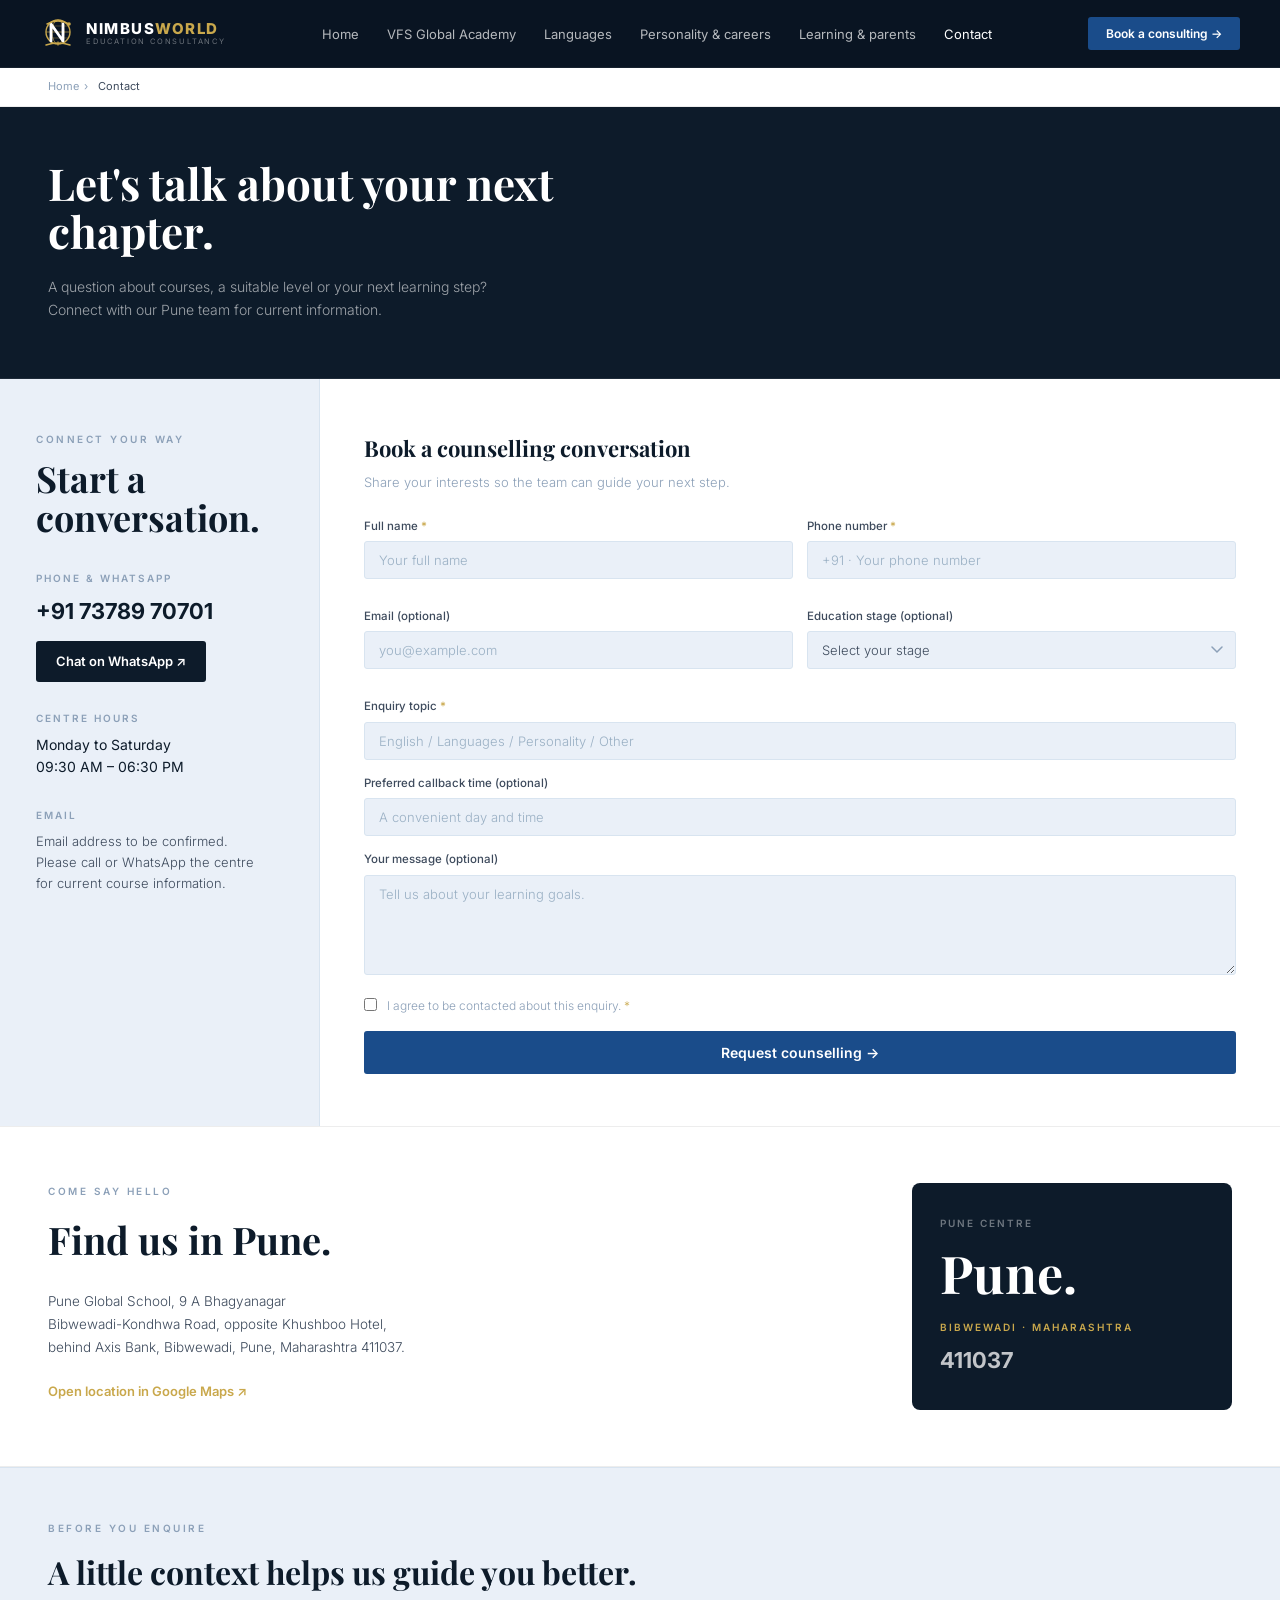
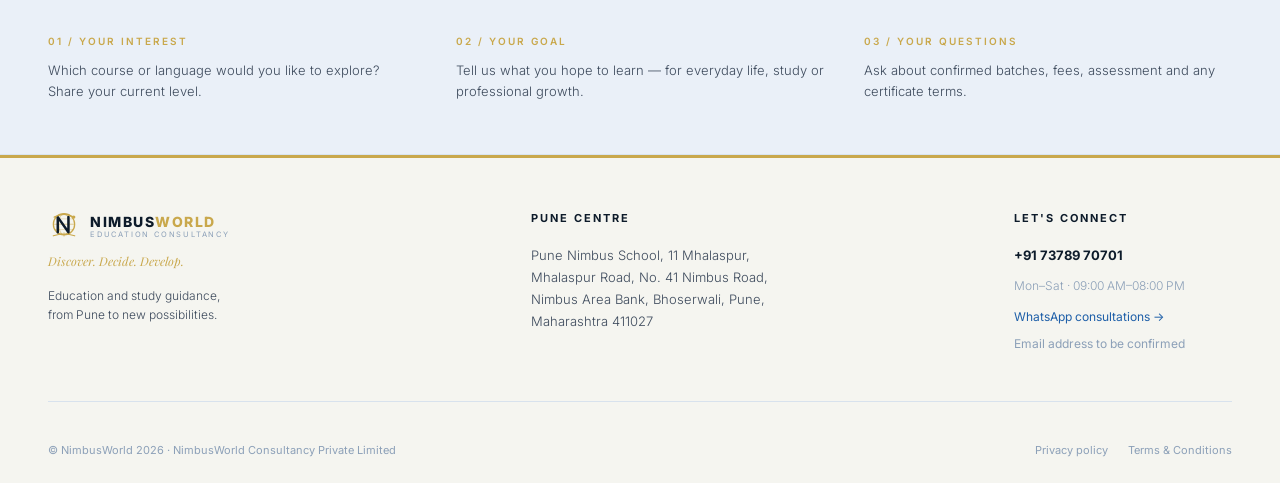
<file: contact.html>
<!DOCTYPE html>
<html lang="en">
<head>
  <meta charset="UTF-8" />
  <meta name="viewport" content="width=device-width, initial-scale=1.0" />
  <title>NimbusWorld – Contact</title>
  <link rel="preconnect" href="https://fonts.googleapis.com">
  <link rel="preconnect" href="https://fonts.gstatic.com" crossorigin>
  <link href="https://fonts.googleapis.com/css2?family=Playfair+Display:ital,wght@0,400;0,600;0,700;0,800;0,900;1,400;1,700&family=Inter:wght@300;400;500;600;700&display=swap" rel="stylesheet">
  <link rel="stylesheet" href="css/style.css" />
  <style>
    * { box-sizing: border-box; margin: 0; padding: 0; }
    body { font-family: 'Inter', sans-serif; background: #fff; color: #1a1a2e; }

    /* this is breadcrumb */
    .ct-breadcrumb {
      padding: 10px 48px;
      font-size: 11px;
      color: #8ca0b8;
      background: #ffffff;
      border-bottom: 1px solid rgba(0,0,0,0.07);
    }
    .ct-breadcrumb a { color: #8ca0b8; text-decoration: none; }
    .ct-breadcrumb span { margin: 0 5px; color: #8ca0b8; }
    .ct-breadcrumb .current { color: #3d4a5c; }

    /* hero */
    .ct-hero {
      background: #0d1b2a;
      padding: 52px 48px 56px;
      border-bottom: 1px solid rgba(255,255,255,0.07);
    }

    .ct-hero h1 {
      font-family: 'Playfair Display', Georgia, serif;
      font-size: 44px;
      font-weight: 700;
      color: #ffffff;
      line-height: 1.1;
      margin-bottom: 20px;
      max-width: 680px;
    }

    .ct-hero p {
      font-size: 14px;
      color: rgba(255,255,255,0.6);
      line-height: 1.65;
      font-weight: 300;
      max-width: 440px;
    }

    /* contact body */
    .ct-body {
      background: #fff;
      padding: 0;
      display: grid;
      grid-template-columns: 320px 1fr;
      gap: 0;
      align-items: start;
      border-bottom: 1px solid rgba(0,0,0,0.07);
    }

    /* Left column — light blue */
    .ct-left {
      background: #eaf0f8;
      padding: 52px 36px;
      border-right: 1px solid #d8e4f0;
      min-height: 100%;
    }

    /* Left column */
    .ct-left .ct-col-label {
      font-size: 10px;
      letter-spacing: 2.5px;
      text-transform: uppercase;
      color: #8ca0b8;
      font-weight: 600;
      margin-bottom: 12px;
    }

    .ct-left h2 {
      font-family: 'Playfair Display', Georgia, serif;
      font-size: 36px;
      font-weight: 700;
      color: #0d1b2a;
      line-height: 1.1;
      margin-bottom: 32px;
    }

    .ct-contact-block {
      margin-bottom: 28px;
    }

    .ct-contact-block .block-label {
      font-size: 10px;
      letter-spacing: 2px;
      text-transform: uppercase;
      color: #8ca0b8;
      font-weight: 600;
      margin-bottom: 8px;
    }

    .ct-contact-block .phone-num {
      font-size: 22px;
      font-weight: 700;
      color: #0d1b2a;
      font-family: 'Inter', sans-serif;
      margin-bottom: 12px;
    }

    .ct-whatsapp-btn {
      display: inline-flex;
      align-items: center;
      gap: 8px;
      background: #0d1b2a;
      color: #fff;
      font-size: 13px;
      font-weight: 600;
      padding: 10px 20px;
      border-radius: 3px;
      text-decoration: none;
      transition: background 0.2s;
      font-family: 'Inter', sans-serif;
    }
    .ct-whatsapp-btn:hover { background: #1a3050; }

    .ct-contact-block .hours-text {
      font-size: 14px;
      font-weight: 400;
      color: #0d1b2a;
      line-height: 1.6;
    }

    .ct-contact-block .email-note {
      font-size: 13px;
      color: #3d4a5c;
      font-weight: 300;
      line-height: 1.65;
    }

    /* Right column — form */
    .ct-form-wrap {
      background: #fff;
      padding: 52px 44px;
    }

    .ct-form-wrap h3 {
      font-family: 'Playfair Display', Georgia, serif;
      font-size: 22px;
      font-weight: 700;
      color: #0d1b2a;
      margin-bottom: 6px;
    }

    .ct-form-wrap .form-desc {
      font-size: 13px;
      color: #8ca0b8;
      font-weight: 300;
      margin-bottom: 24px;
    }

    .ct-form .form-row {
      display: grid;
      grid-template-columns: 1fr 1fr;
      gap: 14px;
      margin-bottom: 14px;
    }

    .ct-form .form-group {
      margin-bottom: 14px;
    }

    .ct-form label {
      display: block;
      font-size: 11.5px;
      font-weight: 500;
      color: #3d4a5c;
      margin-bottom: 6px;
      font-family: 'Inter', sans-serif;
    }

    .ct-form label .req { color: #c9a84c; }

    /* Input fields —> light blue background */
    .ct-form input,
    .ct-form select,
    .ct-form textarea {
      width: 100%;
      background: #eaf0f8;
      border: 1px solid #d8e4f0;
      border-radius: 3px;
      padding: 10px 14px;
      font-size: 13px;
      color: #1a1a2e;
      font-family: 'Inter', sans-serif;
      font-weight: 300;
      outline: none;
      transition: border-color 0.2s, background 0.2s;
    }

    .ct-form input::placeholder,
    .ct-form textarea::placeholder {
      color: #9ab0c4;
      font-weight: 300;
    }

    .ct-form input:focus,
    .ct-form select:focus,
    .ct-form textarea:focus {
      border-color: #0d1b2a;
      background: #f0f6fc;
    }

    .ct-form textarea {
      resize: vertical;
      min-height: 100px;
    }

    .ct-form select {
      color: #3d4a5c;
      appearance: none;
      background-image: url("data:image/svg+xml,%3Csvg xmlns='http://www.w3.org/2000/svg' width='12' height='8' viewBox='0 0 12 8'%3E%3Cpath d='M1 1l5 5 5-5' stroke='%238ca0b8' stroke-width='1.5' fill='none' stroke-linecap='round'/%3E%3C/svg%3E");
      background-repeat: no-repeat;
      background-position: right 12px center;
      background-color: #eaf0f8;
      padding-right: 32px;
    }

    .ct-form .consent-row {
      display: flex;
      align-items: flex-start;
      gap: 10px;
      margin-bottom: 16px;
    }

    .ct-form .consent-row input[type="checkbox"] {
      width: auto;
      margin-top: 2px;
      flex-shrink: 0;
      cursor: pointer;
      accent-color: #0d1b2a;
    }

    .ct-form .consent-row label {
      font-size: 12px;
      color: #8ca0b8;
      font-weight: 300;
      margin-bottom: 0;
      cursor: pointer;
    }

    .ct-submit-btn {
      width: 100%;
      background: #1a4c8a;
      color: #fff;
      border: none;
      border-radius: 3px;
      padding: 13px;
      font-size: 14px;
      font-weight: 600;
      font-family: 'Inter', sans-serif;
      cursor: pointer;
      transition: background 0.2s;
      display: flex;
      align-items: center;
      justify-content: center;
      gap: 8px;
    }
    .ct-submit-btn:hover { background: #163f75; }

    /* find us section */
    .ct-find {
      background: #fff;
      padding: 56px 48px;
      display: grid;
      grid-template-columns: 1fr 320px;
      gap: 48px;
      align-items: start;
      border-bottom: 1px solid rgba(0,0,0,0.07);
    }

    .ct-find-left .ct-col-label {
      font-size: 10px;
      letter-spacing: 2.5px;
      text-transform: uppercase;
      color: #8ca0b8;
      font-weight: 600;
      margin-bottom: 10px;
    }

    .ct-find-left h2 {
      font-family: 'Playfair Display', Georgia, serif;
      font-size: 38px;
      font-weight: 700;
      color: #0d1b2a;
      margin-bottom: 20px;
    }

    .ct-find-left p {
      font-size: 13.5px;
      color: #3d4a5c;
      font-weight: 300;
      line-height: 1.7;
      margin-bottom: 20px;
      max-width: 380px;
    }

    .ct-maps-link {
      font-size: 13px;
      font-weight: 600;
      color: #c9a84c;
      text-decoration: none;
      display: inline-flex;
      align-items: center;
      gap: 5px;
    }
    .ct-maps-link:hover { opacity: 0.8; }

    /* Pune card */
    .ct-pune-card {
      background: #0d1b2a;
      border-radius: 8px;
      padding: 32px 28px;
    }

    .ct-pune-card .pune-label {
      font-size: 10px;
      letter-spacing: 2px;
      text-transform: uppercase;
      color: rgba(255,255,255,0.4);
      font-weight: 600;
      margin-bottom: 16px;
    }

    .ct-pune-card .pune-city {
      font-family: 'Playfair Display', Georgia, serif;
      font-size: 52px;
      font-weight: 700;
      color: #ffffff;
      line-height: 1;
      margin-bottom: 20px;
    }

    .ct-pune-card .pune-region {
      font-size: 10px;
      letter-spacing: 2px;
      text-transform: uppercase;
      color: #c9a84c;
      font-weight: 600;
      margin-bottom: 8px;
    }

    .ct-pune-card .pune-pin {
      font-size: 22px;
      font-weight: 700;
      color: rgba(255,255,255,0.75);
      font-family: 'Inter', sans-serif;
    }

    /* context sction */
    .ct-context {
      background: #eaf0f8;
      padding: 52px 48px;
      border-top: 1px solid #d8e4f0;
      border-bottom: 1px solid #d8e4f0;
    }

    .ct-context .ct-col-label {
      font-size: 10px;
      letter-spacing: 2.5px;
      text-transform: uppercase;
      color: #8ca0b8;
      font-weight: 600;
      margin-bottom: 10px;
    }

    .ct-context h2 {
      font-family: 'Playfair Display', Georgia, serif;
      font-size: 32px;
      font-weight: 700;
      color: #0d1b2a;
      margin-bottom: 36px;
    }

    .ct-context-grid {
      display: grid;
      grid-template-columns: repeat(3, 1fr);
      gap: 40px;
    }

    .ct-context-item .ci-label {
      font-size: 10px;
      letter-spacing: 2px;
      text-transform: uppercase;
      color: #c9a84c;
      font-weight: 600;
      margin-bottom: 10px;
    }

    .ct-context-item p {
      font-size: 13px;
      color: #3d4a5c;
      font-weight:   300;
      line-height:  1.65;
    }

    /* ── footer ── */
    .ct-footer {
      background: #fafbf6;
      padding: 44px 48px 20px;
    }

    .ct-footer-grid {
      display: grid;
      grid-template-columns: 2fr 2fr 1.5fr;
      gap: 48px;
      margin-bottom: 32px;
      padding-bottom: 28px;
      border-bottom: 1px solid rgba(255,255,255,0.07);
    }

    .ct-footer-brand .brand-row {
      display: flex;
      align-items: center;
      gap: 10px;
      margin-bottom: 4px;
    }

    .ct-footer-brand .brand-name {
      font-size: 14px;
      font-weight: 800;
      letter-spacing: 1.5px;
      text-transform: uppercase;
      font-family: 'Inter', sans-serif;
    }
    .ct-footer-brand .brand-name .p1 { color: #fff; }
    .ct-footer-brand .brand-name .p2 { color: #c9a84c; }

    .ct-footer-brand .tagline {
      font-size: 12px;
      color: #c9a84c;
      font-style: italic;
      font-family: 'Playfair Display', Georgia, serif;
      margin-bottom: 10px;
    }

    .ct-footer-brand p {
      font-size: 12px;
      color: rgba(255,255,255,0.35);
      line-height: 1.65;
      font-weight: 300;
      max-width: 220px;
    }

    .ct-footer-col h4 {
      font-size: 10px;
      letter-spacing: 2px;
      text-transform: uppercase;
      color: rgba(255,255,255,0.4);
      font-weight: 600;
      margin-bottom: 14px;
    }

    .ct-footer-col p {
      font-size: 12.5px;
      color: rgba(255,255,255,0.6);
      line-height: 1.7;
      font-weight: 300;
      margin-bottom: 6px;
    }

    .ct-footer-col p strong {
      color: #fff;
      font-weight: 600;
      font-size: 20px;
    }

    .ct-footer-col a {
      display: inline-block;
      font-size: 12.5px;
      color: #c9a84c;
      text-decoration: none;
      margin-bottom: 5px;
    }

    .ct-footer-col a.muted {
      color: rgba(255,255,255,0.3);
      font-size: 11px;
    }

    .ct-footer-bottom {
      display: flex;
      justify-content: space-between;
      align-items: center;
    }

    .ct-footer-bottom p {
      font-size: 11px;
      color: rgba(255,255,255,0.2);
    }

    /* success message */
    .success-msg {
      display: none;
      background: rgba(201,168,76,0.1);
      border: 1px solid rgba(201,168,76,0.3);
      border-radius: 4px;
      padding: 14px 18px;
      font-size: 13px;
      color: #c9a84c;
      margin-top: 14px;
      text-align: center;
    }

    @media (max-width: 900px) {
      .ct-hero, .ct-body, .ct-find,
      .ct-context, .ct-footer { padding-left: 24px; padding-right: 24px; }
      .ct-breadcrumb { padding-left: 24px; }
      .ct-body { grid-template-columns: 1fr; gap: 40px; }
      .ct-find { grid-template-columns: 1fr; gap: 32px; }
      .ct-context-grid { grid-template-columns: 1fr; gap: 28px; }
      .ct-footer-grid { grid-template-columns: 1fr 1fr; gap: 28px; }
      .ct-form .form-row { grid-template-columns: 1fr; }
    }
    @media (max-width: 580px) {
      .ct-hero h1 { font-size: 32px; }
      .ct-footer-grid { grid-template-columns: 1fr; }
    }
  </style>
</head>
<body>

  <!-- navbar -->
  <nav class="navbar">
    <a href="index.html" class="nav-logo">
      <svg class="nav-logo-icon" viewBox="0 0 36 36" fill="none" xmlns="http://www.w3.org/2000/svg">
        <circle cx="18" cy="16" r="12" fill="none" stroke="#c9a84c" stroke-width="1.4"/>
        <ellipse cx="18" cy="16" rx="6" ry="12" fill="none" stroke="#c9a84c" stroke-width="0.9" opacity="0.7"/>
        <line x1="6" y1="16" x2="30" y2="16" stroke="#c9a84c" stroke-width="0.9" opacity="0.7"/>
        <line x1="8" y1="10" x2="28" y2="10" stroke="#c9a84c" stroke-width="0.7" opacity="0.5"/>
        <line x1="8" y1="22" x2="28" y2="22" stroke="#c9a84c" stroke-width="0.7" opacity="0.5"/>
        <path d="M11 25 L11 8 L23 25 L23 8" stroke="white" stroke-width="2.8" stroke-linecap="round" stroke-linejoin="round" fill="none"/>
        <path d="M7 8 Q18 2 29 8" stroke="#c9a84c" stroke-width="1.5" fill="none" stroke-linecap="round"/>
        <circle cx="29" cy="8" r="1.8" fill="#c9a84c"/>
        <path d="M6 29 Q18 25 30 29" stroke="#c9a84c" stroke-width="1.4" fill="none" stroke-linecap="round"/>
        <line x1="18" y1="25" x2="18" y2="30" stroke="#c9a84c" stroke-width="1" opacity="0.6"/>
      </svg>
      <div class="nav-logo-text">
        <div class="nav-logo-name"><span class="part1">NIMBUS</span><span class="part2">WORLD</span></div>
        <div class="nav-logo-sub">Education Consultancy</div>
      </div>
    </a>
    <ul class="nav-links">
      <li><a href="index.html">Home</a></li>
      <li><a href="vfs-global-academy.html">VFS Global Academy</a></li>
      <li><a href="languages.html">Languages</a></li>
      <li><a href="personality-career.html">Personality &amp; careers</a></li>
      <li><a href="learning-parents.html">Learning &amp; parents</a></li>
      <li><a href="contact.html" class="active">Contact</a></li>
    </ul>
    <div class="nav-actions">
      <a href="contact.html" class="btn btn-primary btn-sm">Book a consulting →</a>
    </div>
  </nav>

  <!-- this is breadcrumb -->
  <div class="ct-breadcrumb">
    <a href="index.html">Home</a><span>›</span><span class="current">Contact</span>
  </div>

  <!-- hero -->
  <section class="ct-hero">
    <h1>Let's talk about your next chapter.</h1>
    <p>A question about courses, a suitable level or your next learning step?<br>Connect with our Pune team for current information.</p>
  </section>

  <!-- contact body -->
  <section class="ct-body">

    <!-- Left — contact info -->
    <div class="ct-left">
      <p class="ct-col-label">Connect your way</p>
      <h2>Start a conversation.</h2>

      <div class="ct-contact-block">
        <p class="block-label">Phone &amp; WhatsApp</p>
        <div class="phone-num">+91 73789 70701</div>
        <a href="https://wa.me/917378970701" class="ct-whatsapp-btn" target="_blank" rel="noopener">
          Chat on WhatsApp ↗
        </a>
      </div>

      <div class="ct-contact-block">
        <p class="block-label">Centre Hours</p>
        <div class="hours-text">Monday to Saturday<br>09:30 AM – 06:30 PM</div>
      </div>

      <div class="ct-contact-block">
        <p class="block-label">Email</p>
        <p class="email-note">Email address to be confirmed.<br>Please call or WhatsApp the centre<br>for current course information.</p>
      </div>
    </div>

    <!-- ct from wrap class-->
    <div class="ct-form-wrap">
      <h3>Book a counselling conversation</h3>
      <p class="form-desc">Share your interests so the team can guide your next step.</p>

      <form class="ct-form" id="ctForm" onsubmit="submitCtForm(event)">
        <div class="form-row">
          <div class="form-group">
            <label>Full name <span class="req">*</span></label>
            <input type="text" placeholder="Your full name" required />
          </div>
          <div class="form-group">
            <label>Phone number <span class="req">*</span></label>
            <input type="tel" placeholder="+91 · Your phone number" required />
          </div>
        </div>

        <div class="form-row">
          <div class="form-group">
            <label>Email (optional)</label>
            <input type="email" placeholder="you@example.com" />
          </div>
          <div class="form-group">
            <label>Education stage (optional)</label>
            <select>
              <option value="" disabled selected>Select your stage</option>
              <option>School student</option>
              <option>College student</option>
              <option>Graduate</option>
              <option>Working professional</option>
              <option>Parent enquiring</option>
              <option>Other</option>
            </select>
          </div>
        </div>

        <div class="form-group">
          <label>Enquiry topic <span class="req">*</span></label>
          <input type="text" placeholder="English / Languages / Personality / Other" required />
        </div>

        <div class="form-group">
          <label>Preferred callback time (optional)</label>
          <input type="text" placeholder="A convenient day and time" />
        </div>

        <div class="form-group">
          <label>Your message (optional)</label>
          <textarea placeholder="Tell us about your learning goals."></textarea>
        </div>

        <div class="consent-row">
          <input type="checkbox" id="consent" required />
          <label for="consent">I agree to be contacted about this enquiry. <span class="req">*</span></label>
        </div>

        <button type="submit" class="ct-submit-btn">Request counselling →</button>
        <div class="success-msg" id="ctSuccess">
          ✓ Request sent. Our Pune team will reach out to you shortly.
        </div>
      </form>
    </div>

  </section>

  <!-- find us class -->
  <section class="ct-find">
    <div class="ct-find-left">
      <p class="ct-col-label">Come say hello</p>
      <h2>Find us in Pune.</h2>
      <p>Pune Global School, 9 A Bhagyanagar<br>
      Bibwewadi-Kondhwa Road, opposite Khushboo Hotel,<br>
      behind Axis Bank, Bibwewadi, Pune, Maharashtra 411037.</p>
      <a href="https://maps.google.com" target="_blank" rel="noopener" class="ct-maps-link">Open location in Google Maps ↗</a>
    </div>

    <!-- Pune card -->
    <div class="ct-pune-card">
      <p class="pune-label">Pune Centre</p>
      <div class="pune-city">Pune.</div>
      <p class="pune-region">Bibwewadi · Maharashtra</p>
      <div class="pune-pin">411037</div>
    </div>
  </section>

  <!-- context cha section -->
  <section class="ct-context">
    <p class="ct-col-label">Before you enquire</p>
    <h2>A little context helps us guide you better.</h2>

    <div class="ct-context-grid">
      <div class="ct-context-item">
        <p class="ci-label">01 / Your interest</p>
        <p>Which course or language would you like to explore? Share your current level.</p>
      </div>
      <div class="ct-context-item">
        <p class="ci-label">02 / Your goal</p>
        <p>Tell us what you hope to learn — for everyday life, study or professional growth.</p>
      </div>
      <div class="ct-context-item">
        <p class="ci-label">03 / Your questions</p>
        <p>Ask about confirmed batches, fees, assessment and any certificate terms.</p>
      </div>
    </div>
  </section>

  <!-- footer-->
  <footer>
    <div class="footer-grid">
      <div class="footer-brand">
        <div class="footer-logo">
          <svg class="nav-logo-icon" viewBox="0 0 36 36" fill="none" xmlns="http://www.w3.org/2000/svg">
            <circle cx="18" cy="16" r="12" fill="none" stroke="#c9a84c" stroke-width="1.4"/>
            <ellipse cx="18" cy="16" rx="6" ry="12" fill="none" stroke="#c9a84c" stroke-width="0.9" opacity="0.7"/>
            <line x1="6" y1="16" x2="30" y2="16" stroke="#c9a84c" stroke-width="0.9" opacity="0.7"/>
            <line x1="8" y1="10" x2="28" y2="10" stroke="#c9a84c" stroke-width="0.7" opacity="0.5"/>
            <line x1="8" y1="22" x2="28" y2="22" stroke="#c9a84c" stroke-width="0.7" opacity="0.5"/>
            <path d="M11 25 L11 8 L23 25 L23 8" stroke="#0d1b2a" stroke-width="2.8" stroke-linecap="round" stroke-linejoin="round" fill="none"/>
            <path d="M7 8 Q18 2 29 8" stroke="#c9a84c" stroke-width="1.5" fill="none" stroke-linecap="round"/>
            <circle cx="29" cy="8" r="1.8" fill="#c9a84c"/>
            <path d="M6 29 Q18 25 30 29" stroke="#c9a84c" stroke-width="1.4" fill="none" stroke-linecap="round"/>
            <line x1="18" y1="25" x2="18" y2="30" stroke="#c9a84c" stroke-width="1" opacity="0.6"/>
          </svg>
          <div class="nav-logo-text">
            <div class="nav-logo-name"><span class="part1">NIMBUS</span><span class="part2">WORLD</span></div>
            <div class="nav-logo-sub">Education Consultancy</div>
          </div>
        </div>
        <div class="footer-tagline">Discover. Decide. Develop.</div>
        <p>Education and study guidance,<br>from Pune to new possibilities.</p>
      </div>

      <div class="footer-col">
        <h4>Pune Centre</h4>
        <p>Pune Nimbus School, 11 Mhalaspur,<br>
        Mhalaspur Road, No. 41 Nimbus Road,<br>
        Nimbus Area Bank, Bhoserwali, Pune,<br>
        Maharashtra 411027</p>
      </div>

      <div class="footer-col">
        <h4>Let's Connect</h4>
        <p><strong>+91 73789 70701</strong></p>
        <p style="font-size:12px; color:var(--text-muted);">Mon–Sat · 09:00 AM–08:00 PM</p>
        <a href="https://wa.me/917378970701" target="_blank" rel="noopener">WhatsApp consultations →</a>
        <a href="mailto:hello@nimbusworld.in" style="color:var(--text-muted); font-size:12px;">Email address to be confirmed</a>
      </div>
    </div>

    <div class="footer-bottom">
      <p>© NimbusWorld 2026 · NimbusWorld Consultancy Private Limited</p>
      <div class="footer-bottom-links">
        <a href="#">Privacy policy</a>
        <a href="#">Terms &amp; Conditions</a>
      </div>
    </div>
  </footer>

  <script src="js/main.js"></script>
  <script>
    function submitCtForm(e) {
      e.preventDefault();
      const btn = e.target.querySelector('.ct-submit-btn');
      btn.textContent = 'Sending...';
      btn.disabled = true;
      setTimeout(() => {
        document.getElementById('ctSuccess').style.display = 'block';
        btn.textContent = 'Request sent ✓';
        btn.style.background = '#1a3050';
      }, 900);
    }
  </script>
</body>
</html>
</file>
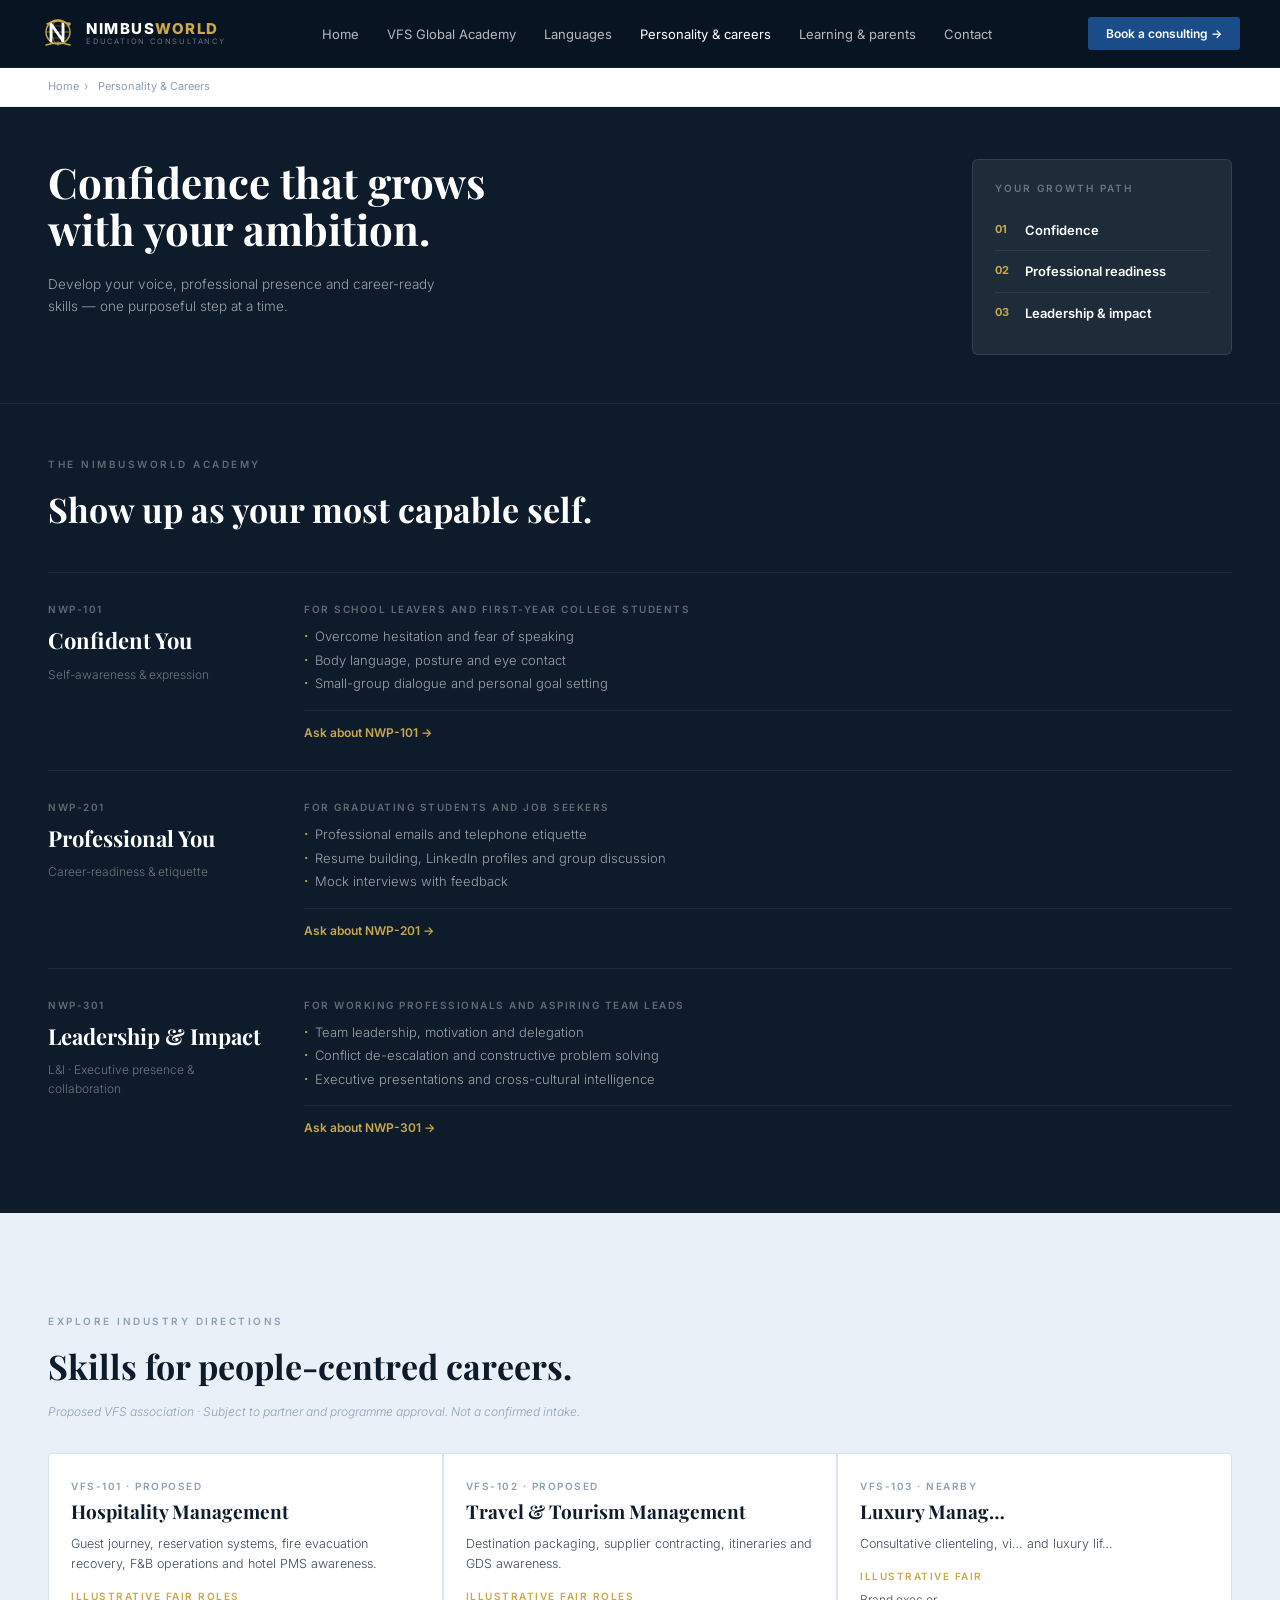
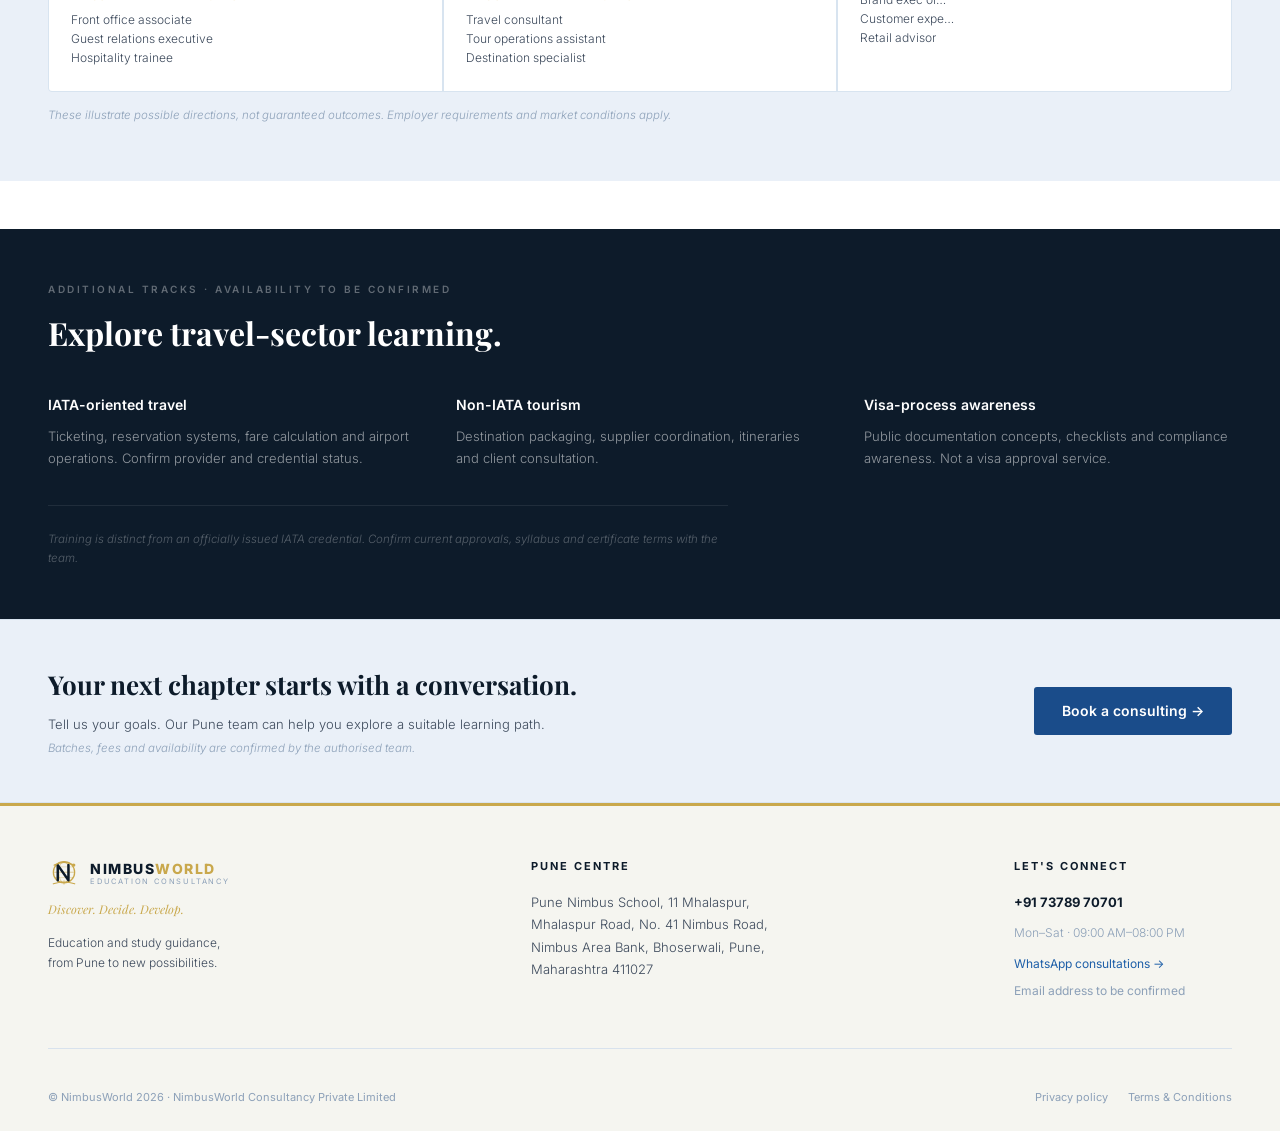
<file: personality-career.html>
<!DOCTYPE html>
<html lang="en">
<head>
  <meta charset="UTF-8" />
  <meta name="viewport" content="width=device-width, initial-scale=1.0" />
  <title>NimbusWorld – Personality &amp; Careers</title>
  <link rel="preconnect" href="https://fonts.googleapis.com">
  <link rel="preconnect" href="https://fonts.gstatic.com" crossorigin>
  <link href="https://fonts.googleapis.com/css2?family=Playfair+Display:ital,wght@0,400;0,600;0,700;0,800;0,900;1,400;1,700&family=Inter:wght@300;400;500;600;700&display=swap" rel="stylesheet">
  <link rel="stylesheet" href="css/style.css" />
  <style>
    * { box-sizing: border-box; margin: 0; padding: 0; }
    body { font-family: 'Inter', sans-serif; background: #fff; color: #1a1a2e; }

    /* breadcrumb */
    .pc-breadcrumb {
      padding: 10px 48px;
      font-size: 11px;
      color: #8ca0b8;
      background: #fff;
      border-bottom: 1px solid rgba(0,0,0,0.07);
      font-family: 'Inter', sans-serif;
    }
    .pc-breadcrumb a { color: #8ca0b8; text-decoration: none; }
    .pc-breadcrumb span { margin: 0 5px; }

    /* hero */
    .pc-hero {
      background: #0d1b2a;
      padding: 52px 48px 48px;
      display: grid;
      grid-template-columns: 1fr 260px;
      gap: 40px;
      align-items: start;
      border-bottom: 1px solid rgba(255,255,255,0.07);
    }

    .pc-hero-left h1 {
      font-family: 'Playfair Display', Georgia, serif;
      font-size: 42px;
      font-weight: 700;
      color: #ffffff;
      line-height: 1.12;
      margin-bottom: 20px;
    }

    .pc-hero-left p {
      font-size: 13.5px;
      color: rgba(255,255,255,0.6);
      line-height: 1.65;
      font-weight: 300;
      max-width: 400px;
    }

    /* this is grwoth index card */
    .pc-index-card {
      background: rgba(255,255,255,0.07);
      border: 1px solid rgba(255,255,255,0.1);
      border-radius: 6px;
      padding: 20px 22px;
    }

    .pc-index-card .index-label {
      font-size: 10px;
      letter-spacing: 2px;
      text-transform: uppercase;
      color: rgba(255,255,255,0.35);
      font-weight: 600;
      font-family: 'Inter', sans-serif;
      margin-bottom: 14px;
    }

    .pc-index-item {
      display: flex;
      align-items: flex-start;
      gap: 10px;
      padding: 10px 0;
      border-bottom: 1px solid rgba(255,255,255,0.08);
    }
    .pc-index-item:last-child { border-bottom: none; }

    .pc-index-num {
      font-size: 11px;
      color: #c9a84c;
      font-weight: 700;
      min-width: 20px;
      margin-top: 1px;
    }

    .pc-index-info h4 {
      font-size: 13px;
      font-weight: 600;
      color: #ffffff;
      font-family: 'Inter', sans-serif;
    }

    /* academy cha section */
    .pc-academy {
      padding: 52px 48px 0;
      background: #0d1b2a;
    }

    .pc-academy .pc-label {
      font-size: 10px;
      letter-spacing: 2.5px;
      text-transform: uppercase;
      color: rgba(255,255,255,0.35);
      font-weight: 600;
      font-family: 'Inter', sans-serif;
      margin-bottom: 10px;
    }

    .pc-academy h2 {
      font-family: 'Playfair Display', Georgia, serif;
      font-size: 34px;
      font-weight: 700;
      color: #ffffff;
      margin-bottom: 36px;
    }

    /* Programme che rows —> 3 rows */
    .pc-prog-row {
      display: grid;
      grid-template-columns: 220px 1fr;
      gap: 36px;
      padding: 28px 0;
      border-top: 1px solid rgba(255,255,255,0.08);
      align-items: start;
    }

    .pc-prog-left .pc-code {
      font-size: 10px;
      letter-spacing: 1.5px;
      text-transform: uppercase;
      color: rgba(255,255,255,0.35);
      font-weight: 600;
      font-family: 'Inter', sans-serif;
      margin-bottom: 6px;
    }

    .pc-prog-left h3 {
      font-family: 'Playfair Display', Georgia, serif;
      font-size: 22px;
      font-weight: 700;
      color: #ffffff;
      margin-bottom: 6px;
    }

    .pc-prog-left .pc-sub {
      font-size: 12px;
      color: rgba(255,255,255,0.4);
      font-weight: 300;
      font-family: 'Inter', sans-serif;
    }

    .pc-prog-right .pc-for-label {
      font-size: 10px;
      letter-spacing: 1.5px;
      text-transform: uppercase;
      color: rgba(255,255,255,0.35);
      font-weight: 600;
      font-family: 'Inter', sans-serif;
      margin-bottom: 8px;
    }

    .pc-prog-right ul {
      list-style: none;
      padding: 0;
      margin-bottom: 14px;
    }

    .pc-prog-right ul li {
      font-size: 13px;
      color: rgba(255,255,255,0.6);
      font-weight: 300;
      font-family: 'Inter', sans-serif;
      padding: 2px 0;
      display: flex;
      align-items: flex-start;
      gap: 7px;
      line-height: 1.5;
    }

    .pc-prog-right ul li::before {
      content: '·';
      color: #c9a84c;
      font-weight: 700;
      flex-shrink: 0;
    }

    .pc-ask-link {
      font-size: 12px;
      font-weight: 600;
      color: #c9a84c;
      font-family: 'Inter', sans-serif;
      display: block;
      text-decoration: none;
      transition: opacity 0.2s;
      border-top: 1px solid rgba(255,255,255,0.08);
      padding-top: 12px;
    }
    .pc-ask-link:hover { opacity: 0.7; }

    /* industry che section */
    .pc-industry {
      padding: 52px 48px 0;
      background: #eaf0f8;
    }

    .pc-industry .pc-label {
      font-size: 10px;
      letter-spacing: 2.5px;
      text-transform: uppercase;
      color: #8ca0b8;
      font-weight: 600;
      font-family: 'Inter', sans-serif;
      margin-bottom: 10px;
    }

    .pc-industry h2 {
      font-family: 'Playfair Display', Georgia, serif;
      font-size: 34px;
      font-weight: 700;
      color: #0d1b2a;
      margin-bottom: 8px;
    }

    .pc-industry .pc-note {
      font-size: 12px;
      color: #8ca0b8;
      font-weight: 300;
      font-style: italic;
      font-family: 'Inter', sans-serif;
      margin-bottom: 32px;
    }

    .pc-industry-grid {
      display: grid;
      grid-template-columns: repeat(3, 1fr);
      gap: 2px;
      border: 1px solid #d8e4f0;
      border-radius: 4px;
      overflow: hidden;
      background: #d8e4f0;
    }

    .pc-industry-card {
      background: #fff;
      padding: 24px 22px;
    }

    .pc-industry-card .ic-code {
      font-size: 10px;
      letter-spacing: 1.5px;
      text-transform: uppercase;
      color: #8ca0b8;
      font-weight: 600;
      font-family: 'Inter', sans-serif;
      margin-bottom: 6px;
    }

    .pc-industry-card h3 {
      font-family: 'Playfair Display', Georgia, serif;
      font-size: 19px;
      font-weight: 700;
      color: #0d1b2a;
      margin-bottom: 10px;
      line-height: 1.25;
    }

    .pc-industry-card p {
      font-size: 12.5px;
      color: #3d4a5c;
      font-weight: 300;
      font-family: 'Inter', sans-serif;
      line-height: 1.6;
      margin-bottom: 14px;
    }

    .pc-industry-card .ic-roles-label {
      font-size: 10px;
      letter-spacing: 1.5px;
      text-transform: uppercase;
      color: #c9a84c;
      font-weight: 600;
      font-family: 'Inter', sans-serif;
      margin-bottom: 6px;
    }

    .pc-industry-card .ic-roles {
      font-size: 12px;
      color: #3d4a5c;
      font-weight: 300;
      font-family: 'Inter', sans-serif;
      line-height: 1.6;
    }

    .pc-industry-note {
      font-size: 11.5px;
      color: #8ca0b8;
      font-weight: 300;
      font-style: italic;
      font-family: 'Inter', sans-serif;
      margin-top: 14px;
      padding-bottom: 8px;
    }

    /* travel sector section  */
    .pc-travel {
      background: #0d1b2a;
      padding: 52px 48px;
      margin-top: 48px;
    }

    .pc-travel .pc-label-light {
      font-size: 10px;
      letter-spacing: 2.5px;
      text-transform: uppercase;
      color: rgba(255,255,255,0.35);
      font-weight: 600;
      font-family: 'Inter', sans-serif;
      margin-bottom: 10px;
    }

    .pc-travel h2 {
      font-family: 'Playfair Display', Georgia, serif;
      font-size: 32px;
      font-weight: 700;
      color: #fff;
      margin-bottom: 36px;
    }

    .pc-travel-grid {
      display: grid;
      grid-template-columns: repeat(3, 1fr);
      gap: 40px;
    }

    .pc-travel-item h4 {
      font-size: 14px;
      font-weight: 600;
      color: #fff;
      font-family: 'Inter', sans-serif;
      margin-bottom: 10px;
    }

    .pc-travel-item p {
      font-size: 13px;
      color: rgba(255,255,255,0.55);
      font-weight: 300;
      font-family: 'Inter', sans-serif;
      line-height: 1.65;
    }

    .pc-travel-disclaimer {
      margin-top: 36px;
      padding-top: 24px;
      border-top: 1px solid rgba(255,255,255,0.08);
      font-size: 11.5px;
      color: rgba(255,255,255,0.3);
      font-weight: 300;
      font-family: 'Inter', sans-serif;
      font-style: italic;
      max-width: 680px;
    }

    /* cta  */
    .pc-cta {
      background: #eaf0f8;
      padding: 44px 48px;
      display: flex;
      align-items: center;
      justify-content: space-between;
      gap: 40px;
      border-top: 1px solid #d8e4f0;
      border-bottom: 1px solid #d8e4f0;
    }

    .pc-cta h2 {
      font-family: 'Playfair Display', Georgia, serif;
      font-size: 26px;
      font-weight: 700;
      color: #0d1b2a;
      margin-bottom: 8px;
    }

    .pc-cta p {
      font-size: 13px;
      color: #3d4a5c;
      font-weight: 300;
      max-width: 520px;
      line-height: 1.6;
      font-family: 'Inter', sans-serif;
    }

    .pc-cta .cta-note {
      font-size: 11.5px;
      color: #8ca0b8;
      margin-top: 5px;
      font-style: italic;
    }

    .pc-cta-btn {
      display: inline-flex;
      align-items: center;
      gap: 8px;
      background: #1a4c8a;
      color: #fff;
      font-size: 14px;
      font-weight: 600;
      padding: 13px 28px;
      border-radius: 3px;
      font-family: 'Inter', sans-serif;
      text-decoration: none;
      white-space: nowrap;
      transition: background 0.2s;
    }
    .pc-cta-btn:hover { background: #163f75; }

    /* this is footer */
    .pc-footer {
      background: #fbfae6;
      padding: 44px 48px 20px;
    }

    .pc-footer-grid {
      display: grid;
      grid-template-columns: 2fr 2fr 1.5fr;
      gap: 48px;
      margin-bottom: 32px;
      padding-bottom: 28px;
      border-bottom: 1px solid rgba(255,255,255,0.07);
    }

    .pc-footer-brand .brand-row {
      display: flex;
      align-items: center;
      gap: 10px;
      margin-bottom: 4px;
    }

    .pc-footer-brand .brand-name {
      font-size: 14px;
      font-weight: 800;
      letter-spacing: 1.5px;
      text-transform: uppercase;
      font-family: 'Inter', sans-serif;
    }
    .pc-footer-brand .brand-name .p1 { color: #fff; }
    .pc-footer-brand .brand-name .p2 { color: #c9a84c; }

    .pc-footer-brand .tagline {
      font-size: 12px;
      color: #c9a84c;
      font-style: italic;
      font-family: 'Playfair Display', Georgia, serif;
      margin-bottom: 10px;
    }

    .pc-footer-brand p {
      font-size: 12px;
      color: rgba(255,255,255,0.35);
      line-height: 1.65;
      font-family: 'Inter', sans-serif;
      font-weight: 300;
      max-width: 220px;
    }

    .pc-footer-col h4 {
      font-size: 10px;
      letter-spacing: 2px;
      text-transform: uppercase;
      color: rgba(255,255,255,0.4);
      font-weight: 600;
      font-family: 'Inter', sans-serif;
      margin-bottom: 14px;
    }

    .pc-footer-col p {
      font-size: 12.5px;
      color: rgba(255,255,255,0.6);
      line-height: 1.7;
      font-family: 'Inter', sans-serif;
      font-weight: 300;
      margin-bottom: 6px;
    }

    .pc-footer-col p strong {
      color: #fff;
      font-weight: 600;
      font-size: 20px;
    }

    .pc-footer-col a {
      display: inline-block;
      font-size: 12.5px;
      color: #c9a84c;
      font-family: 'Inter', sans-serif;
      text-decoration: none;
      margin-bottom: 5px;
    }

    .pc-footer-col a.muted {
      color: rgba(255,255,255,0.3);
      font-size: 11px;
    }

    .pc-footer-bottom {
      display: flex;
      justify-content: space-between;
      align-items: center;
    }

    .pc-footer-bottom p {
      font-size: 11px;
      color: rgba(255,255,255,0.2);
      font-family: 'Inter', sans-serif;
    }

    @media (max-width: 900px) {
      .pc-hero, .pc-academy, .pc-industry, .pc-travel, .pc-cta, .pc-footer { padding-left: 24px; padding-right: 24px; }
      .pc-hero { grid-template-columns: 1fr; }
      .pc-index-card { display: none; }
      .pc-prog-row { grid-template-columns: 1fr; gap: 16px; }
      .pc-industry-grid { grid-template-columns: 1fr; }
      .pc-travel-grid { grid-template-columns: 1fr; gap: 28px; }
      .pc-cta { flex-direction: column; align-items: flex-start; }
      .pc-footer-grid { grid-template-columns: 1fr 1fr; gap: 28px; }
    }
  </style>
</head>
<body>

  <!-- navbar -->
  <nav class="navbar">
    <a href="index.html" class="nav-logo">
      <svg class="nav-logo-icon" viewBox="0 0 36 36" fill="none" xmlns="http://www.w3.org/2000/svg">
        <circle cx="18" cy="16" r="12" fill="none" stroke="#c9a84c" stroke-width="1.4"/>
        <ellipse cx="18" cy="16" rx="6" ry="12" fill="none" stroke="#c9a84c" stroke-width="0.9" opacity="0.7"/>
        <line x1="6" y1="16" x2="30" y2="16" stroke="#c9a84c" stroke-width="0.9" opacity="0.7"/>
        <line x1="8" y1="10" x2="28" y2="10" stroke="#c9a84c" stroke-width="0.7" opacity="0.5"/>
        <line x1="8" y1="22" x2="28" y2="22" stroke="#c9a84c" stroke-width="0.7" opacity="0.5"/>
        <path d="M11 25 L11 8 L23 25 L23 8" stroke="white" stroke-width="2.8" stroke-linecap="round" stroke-linejoin="round" fill="none"/>
        <path d="M7 8 Q18 2 29 8" stroke="#c9a84c" stroke-width="1.5" fill="none" stroke-linecap="round"/>
        <circle cx="29" cy="8" r="1.8" fill="#c9a84c"/>
        <path d="M6 29 Q18 25 30 29" stroke="#c9a84c" stroke-width="1.4" fill="none" stroke-linecap="round"/>
        <line x1="18" y1="25" x2="18" y2="30" stroke="#c9a84c" stroke-width="1" opacity="0.6"/>
      </svg>
      <div class="nav-logo-text">
        <div class="nav-logo-name"><span class="part1">NIMBUS</span><span class="part2">WORLD</span></div>
        <div class="nav-logo-sub">Education Consultancy</div>
      </div>
    </a>
    <ul class="nav-links">
      <li><a href="index.html">Home</a></li>
      <li><a href="vfs-global-academy.html">VFS Global Academy</a></li>
      <li><a href="languages.html">Languages</a></li>
      <li><a href="personality-career.html" class="active">Personality &amp; careers</a></li>
      <li><a href="learning-parents.html">Learning &amp; parents</a></li>
      <li><a href="contact.html">Contact</a></li>
    </ul>
    <div class="nav-actions">
      <a href="contact.html" class="btn btn-primary btn-sm">Book a consulting →</a>
    </div>
  </nav>

  <!-- breadcrumbs -->
  <div class="pc-breadcrumb">
    <a href="index.html">Home</a><span>›</span><span>Personality &amp; Careers</span>
  </div>

  <!-- hero section -->
  <section class="pc-hero">
    <div class="pc-hero-left">
      <h1>Confidence that grows<br>with your ambition.</h1>
      <p>Develop your voice, professional presence and career-ready<br>skills — one purposeful step at a time.</p>
    </div>

    <!-- Growth index card -->
    <div class="pc-index-card">
      <p class="index-label">Your Growth Path</p>
      <div class="pc-index-item">
        <div class="pc-index-num">01</div>
        <div class="pc-index-info"><h4>Confidence</h4></div>
      </div>
      <div class="pc-index-item">
        <div class="pc-index-num">02</div>
        <div class="pc-index-info"><h4>Professional readiness</h4></div>
      </div>
      <div class="pc-index-item">
        <div class="pc-index-num">03</div>
        <div class="pc-index-info"><h4>Leadership &amp; impact</h4></div>
      </div>
    </div>
  </section>

  <!-- academy cha section -->
  <section class="pc-academy" style="padding-bottom: 48px;">
    <p class="pc-label">The NimbusWorld Academy</p>
    <h2>Show up as your most capable self.</h2>

    <!-- NWP 101 -->
    <div class="pc-prog-row">
      <div class="pc-prog-left">
        <p class="pc-code">NWP-101</p>
        <h3>Confident You</h3>
        <p class="pc-sub">Self-awareness &amp; expression</p>
      </div>
      <div class="pc-prog-right">
        <p class="pc-for-label">For school leavers and first-year college students</p>
        <ul>
          <li>Overcome hesitation and fear of speaking</li>
          <li>Body language, posture and eye contact</li>
          <li>Small-group dialogue and personal goal setting</li>
        </ul>
        <a href="contact.html" class="pc-ask-link">Ask about NWP-101 →</a>
      </div>
    </div>

    <!-- NWP-201 -->
    <div class="pc-prog-row">
      <div class="pc-prog-left">
        <p class="pc-code">NWP-201</p>
        <h3>Professional You</h3>
        <p class="pc-sub">Career-readiness &amp; etiquette</p>
      </div>
      <div class="pc-prog-right">
        <p class="pc-for-label">For graduating students and job seekers</p>
        <ul>
          <li>Professional emails and telephone etiquette</li>
          <li>Resume building, LinkedIn profiles and group discussion</li>
          <li>Mock interviews with feedback</li>
        </ul>
        <a href="contact.html" class="pc-ask-link">Ask about NWP-201 →</a>
      </div>
    </div>

    <!-- NWP-301 -->
    <div class="pc-prog-row">
      <div class="pc-prog-left">
        <p class="pc-code">NWP-301</p>
        <h3>Leadership &amp; Impact</h3>
        <p class="pc-sub">L&amp;I · Executive presence &amp; collaboration</p>
      </div>
      <div class="pc-prog-right">
        <p class="pc-for-label">For working professionals and aspiring team leads</p>
        <ul>
          <li>Team leadership, motivation and delegation</li>
          <li>Conflict de-escalation and constructive problem solving</li>
          <li>Executive presentations and cross-cultural intelligence</li>
        </ul>
        <a href="contact.html" class="pc-ask-link">Ask about NWP-301 →</a>
      </div>
    </div>
  </section>

  <!-- industry section -->
  <section class="pc-industry" style="padding-bottom: 48px;">
    <p class="pc-label" style="margin-top:48px;">Explore Industry Directions</p>
    <h2>Skills for people-centred careers.</h2>
    <p class="pc-note">Proposed VFS association · Subject to partner and programme approval. Not a confirmed intake.</p>

    <div class="pc-industry-grid">

      <div class="pc-industry-card">
        <p class="ic-code">VFS-101 · Proposed</p>
        <h3>Hospitality Management</h3>
        <p>Guest journey, reservation systems, fire evacuation recovery, F&amp;B operations and hotel PMS awareness.</p>
        <p class="ic-roles-label">Illustrative fair roles</p>
        <div class="ic-roles">
          Front office associate<br>
          Guest relations executive<br>
          Hospitality trainee
        </div>
      </div>

      <div class="pc-industry-card">
        <p class="ic-code">VFS-102 · Proposed</p>
        <h3>Travel &amp; Tourism Management</h3>
        <p>Destination packaging, supplier contracting, itineraries and GDS awareness.</p>
        <p class="ic-roles-label">Illustrative fair roles</p>
        <div class="ic-roles">
          Travel consultant<br>
          Tour operations assistant<br>
          Destination specialist
        </div>
      </div>

      <div class="pc-industry-card">
        <p class="ic-code">VFS-103 · Nearby</p>
        <h3>Luxury Manag…</h3>
        <p>Consultative clienteling, vi… and luxury lif…</p>
        <p class="ic-roles-label">Illustrative fair</p>
        <div class="ic-roles">
          Brand exec or…<br>
          Customer expe…<br>
          Retail advisor
        </div>
      </div>

    </div>
    <p class="pc-industry-note">These illustrate possible directions, not guaranteed outcomes. Employer requirements and market conditions apply.</p>
  </section>

  <!-- travel section -->
  <section class="pc-travel">
    <p class="pc-label-light">Additional tracks · Availability to be confirmed</p>
    <h2>Explore travel-sector learning.</h2>

    <div class="pc-travel-grid">
      <div class="pc-travel-item">
        <h4>IATA-oriented travel</h4>
        <p>Ticketing, reservation systems, fare calculation and airport operations. Confirm provider and credential status.</p>
      </div>
      <div class="pc-travel-item">
        <h4>Non-IATA tourism</h4>
        <p>Destination packaging, supplier coordination, itineraries and client consultation.</p>
      </div>
      <div class="pc-travel-item">
        <h4>Visa-process awareness</h4>
        <p>Public documentation concepts, checklists and compliance awareness. Not a visa approval service.</p>
      </div>
    </div>

    <p class="pc-travel-disclaimer">Training is distinct from an officially issued IATA credential. Confirm current approvals, syllabus and certificate terms with the team.</p>
  </section>

  <!-- cta -->
  <div class="pc-cta">
    <div>
      <h2>Your next chapter starts with a conversation.</h2>
      <p>Tell us your goals. Our Pune team can help you explore a suitable learning path.</p>
      <p class="cta-note">Batches, fees and availability are confirmed by the authorised team.</p>
    </div>
    <a href="contact.html" class="pc-cta-btn">Book a consulting →</a>
  </div>

  <!-- footer -->
  <footer>
    <div class="footer-grid">
      <div class="footer-brand">
        <div class="footer-logo">
          <svg class="nav-logo-icon" viewBox="0 0 36 36" fill="none" xmlns="http://www.w3.org/2000/svg">
            <circle cx="18" cy="16" r="12" fill="none" stroke="#c9a84c" stroke-width="1.4"/>
            <ellipse cx="18" cy="16" rx="6" ry="12" fill="none" stroke="#c9a84c" stroke-width="0.9" opacity="0.7"/>
            <line x1="6" y1="16" x2="30" y2="16" stroke="#c9a84c" stroke-width="0.9" opacity="0.7"/>
            <line x1="8" y1="10" x2="28" y2="10" stroke="#c9a84c" stroke-width="0.7" opacity="0.5"/>
            <line x1="8" y1="22" x2="28" y2="22" stroke="#c9a84c" stroke-width="0.7" opacity="0.5"/>
            <path d="M11 25 L11 8 L23 25 L23 8" stroke="#0d1b2a" stroke-width="2.8" stroke-linecap="round" stroke-linejoin="round" fill="none"/>
            <path d="M7 8 Q18 2 29 8" stroke="#c9a84c" stroke-width="1.5" fill="none" stroke-linecap="round"/>
            <circle cx="29" cy="8" r="1.8" fill="#c9a84c"/>
            <path d="M6 29 Q18 25 30 29" stroke="#c9a84c" stroke-width="1.4" fill="none" stroke-linecap="round"/>
            <line x1="18" y1="25" x2="18" y2="30" stroke="#c9a84c" stroke-width="1" opacity="0.6"/>
          </svg>
          <div class="nav-logo-text">
            <div class="nav-logo-name"><span class="part1">NIMBUS</span><span class="part2">WORLD</span></div>
            <div class="nav-logo-sub">Education Consultancy</div>
          </div>
        </div>
        <div class="footer-tagline">Discover. Decide. Develop.</div>
        <p>Education and study guidance,<br>from Pune to new possibilities.</p>
      </div>

      <div class="footer-col">
        <h4>Pune Centre</h4>
        <p>Pune Nimbus School, 11 Mhalaspur,<br>
        Mhalaspur Road, No. 41 Nimbus Road,<br>
        Nimbus Area Bank, Bhoserwali, Pune,<br>
        Maharashtra 411027</p>
      </div>

      <div class="footer-col">
        <h4>Let's Connect</h4>
        <p><strong>+91 73789 70701</strong></p>
        <p style="font-size:12px; color:var(--text-muted);">Mon–Sat · 09:00 AM–08:00 PM</p>
        <a href="contact.html">WhatsApp consultations →</a>
        <a href="mailto:hello@nimbusworld.in" style="color:var(--text-muted); font-size:12px;">Email address to be confirmed</a>
      </div>
    </div>

    <div class="footer-bottom">
      <p>© NimbusWorld 2026 · NimbusWorld Consultancy Private Limited</p>
      <div class="footer-bottom-links">
        <a href="#">Privacy policy</a>
        <a href="#">Terms &amp; Conditions</a>
      </div>
    </div>
  </footer>

  <script src="js/main.js"></script>
</body>
</html>
</file>
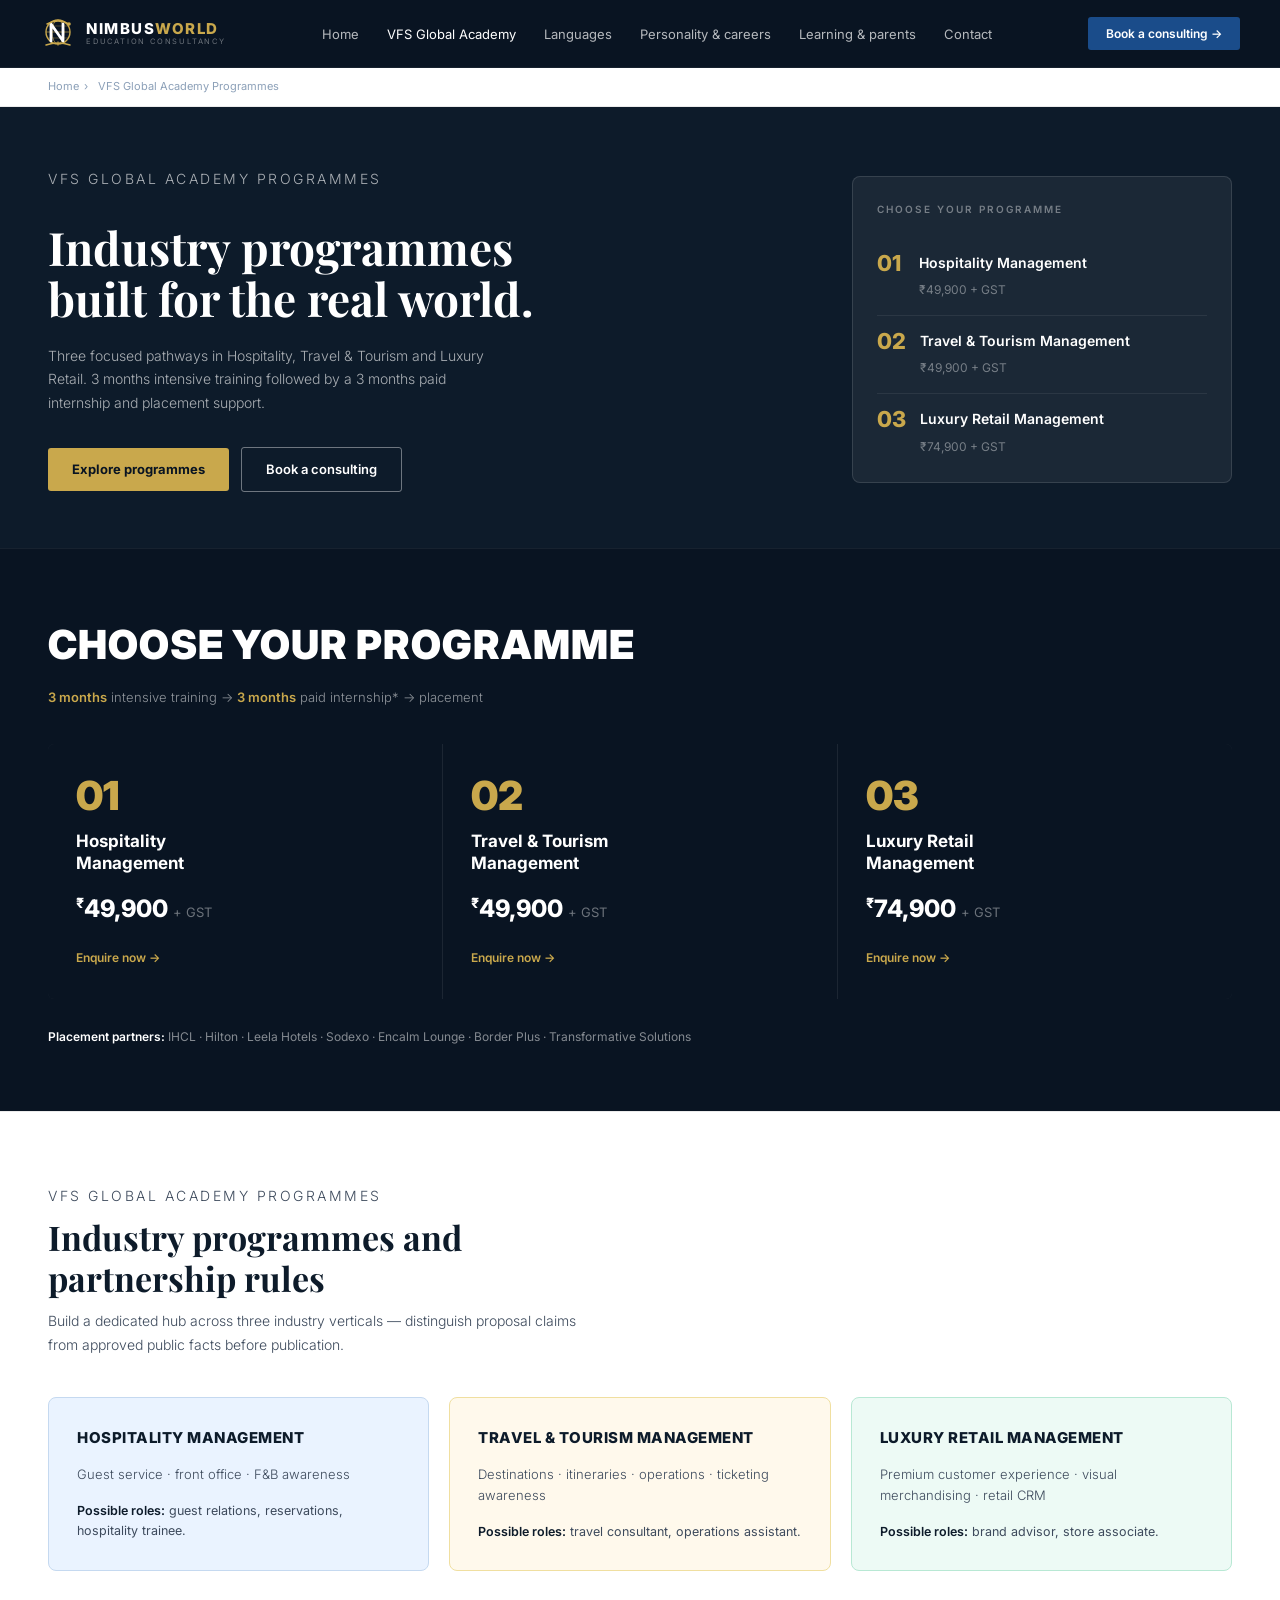
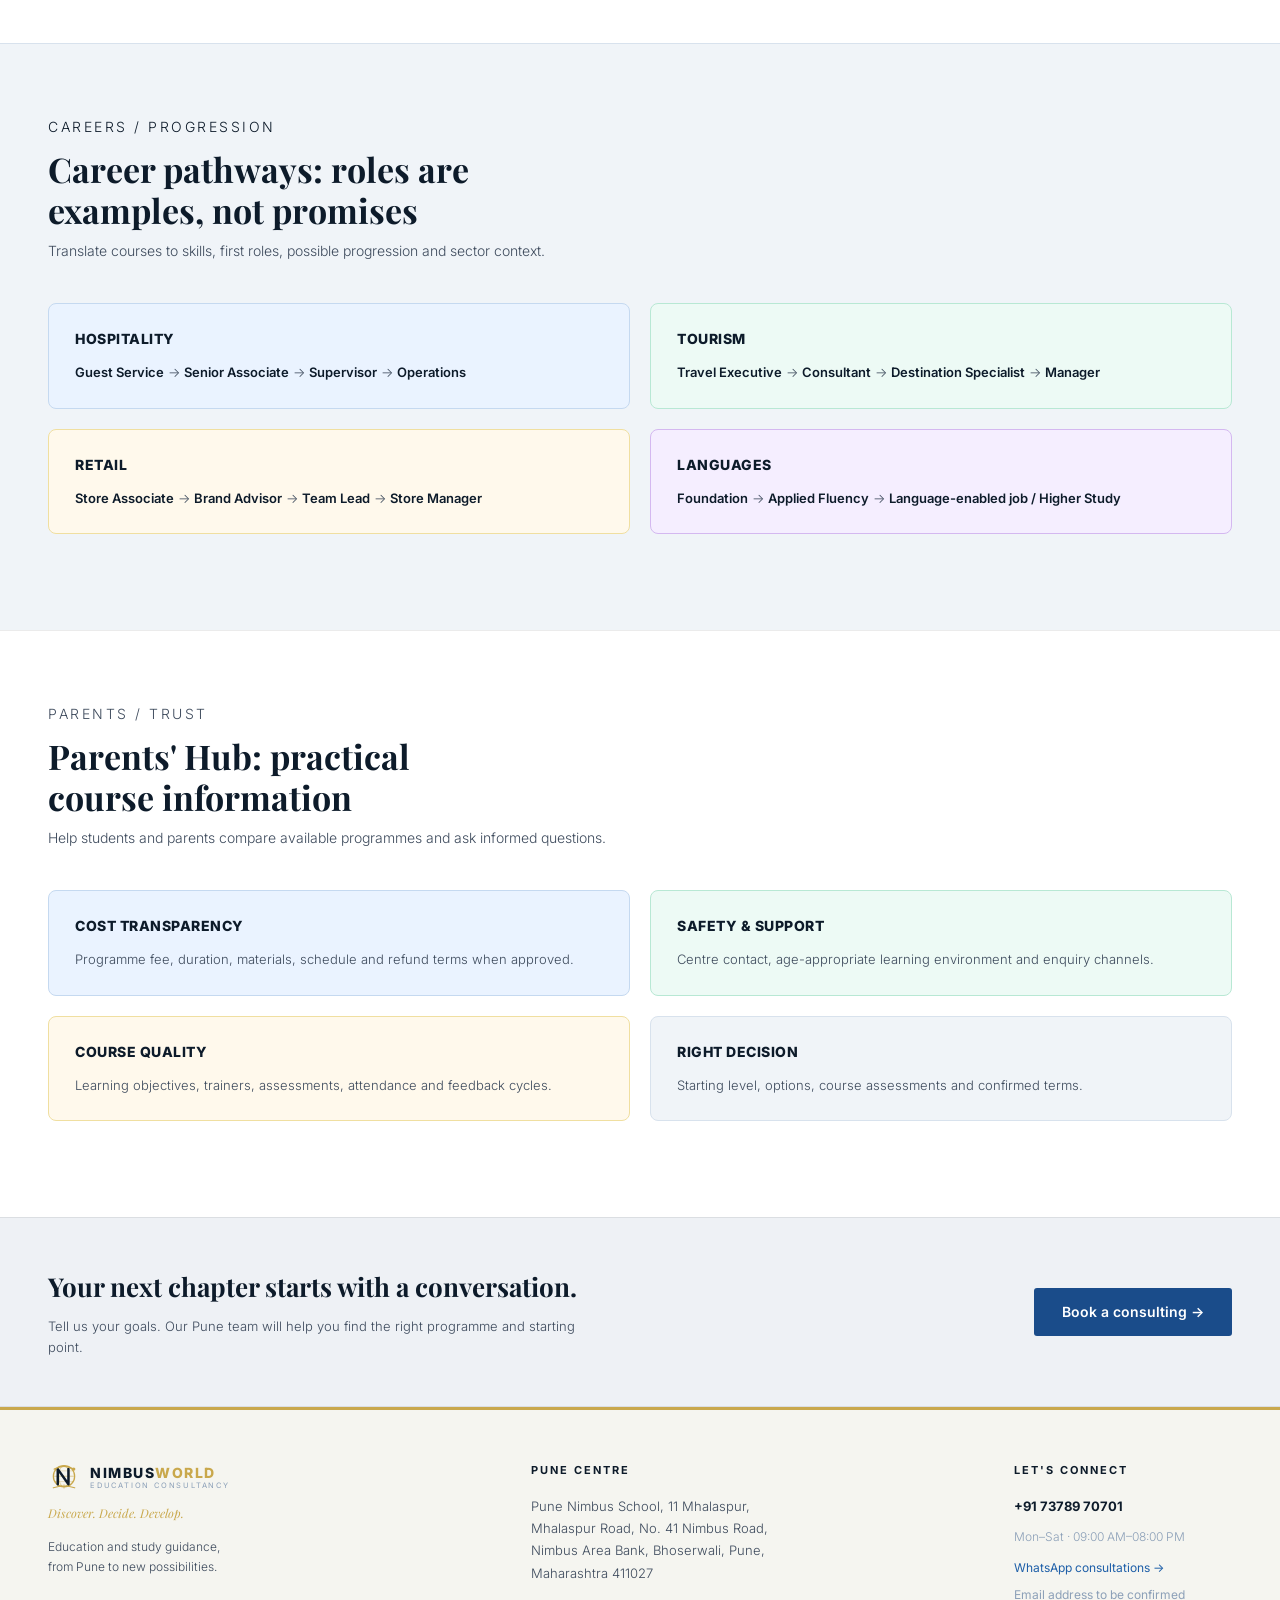
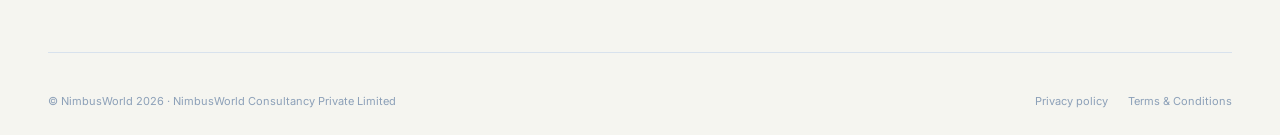
<file: vfs-global-academy.html>
<!DOCTYPE html>
<html lang="en">
<head>
  <meta charset="UTF-8" />
  <meta name="viewport" content="width=device-width, initial-scale=1.0" />
  <title>NimbusWorld – VFS Global Academy Programmes</title>
  <link rel="preconnect" href="https://fonts.googleapis.com">
  <link rel="preconnect" href="https://fonts.gstatic.com" crossorigin>
  <link href="https://fonts.googleapis.com/css2?family=Playfair+Display:ital,wght@0,400;0,600;0,700;0,800;0,900;1,400;1,700&family=Inter:wght@300;400;500;600;700&display=swap" rel="stylesheet">
  <link rel="stylesheet" href="css/style.css" />
  <style>

    /* ===== BREADCRUMB ===== */
    .vfs-breadcrumb {
      padding: 10px 48px;
      font-size: 11px;
      color: var(--text-muted);
      font-family: var(--font);
      border-bottom: 1px solid var(--border-light);
      background: var(--white);
    }
    .vfs-breadcrumb a { color: var(--text-muted); }
    .vfs-breadcrumb a:hover { color: var(--text-dark); }
    .vfs-breadcrumb span { margin: 0 5px; }

    /* ===== HERO ===== */
    .vfs-hero {
      background: var(--navy);
      padding: 60px 48px 56px;
      display: grid;
      grid-template-columns: 1fr 380px;
      gap: 60px;
      align-items: center;
    }

    .vfs-hero-label {
      font-size: 11px;
      letter-spacing: 2.5px;
      text-transform: uppercase;
      color: var(--gold);
      font-weight: 600;
      font-family: var(--font);
      margin-bottom: 16px;
    }

    .vfs-hero h1 {
      font-family: var(--font-serif);
      font-size: 46px;
      font-weight: 700;
      color: var(--white);
      line-height: 1.1;
      margin-bottom: 20px;
    }

    .vfs-hero p {
      font-size: 14px;
      color: rgba(255,255,255,0.65);
      line-height: 1.7;
      max-width: 440px;
      font-weight: 300;
      margin-bottom: 32px;
    }

    .vfs-hero .hero-actions {
      display: flex;
      gap: 12px;
      flex-wrap: wrap;
    }

    /* Programme index card */
    .vfs-index-card {
      background: rgba(255,255,255,0.06);
      border: 1px solid rgba(255,255,255,0.12);
      border-radius: 8px;
      padding: 24px;
    }

    .vfs-index-card .index-title {
      font-size: 10px;
      letter-spacing: 2px;
      text-transform: uppercase;
      color: rgba(255,255,255,0.4);
      font-family: var(--font);
      font-weight: 600;
      margin-bottom: 20px;
    }

    .vfs-index-item {
      display: flex;
      align-items: flex-start;
      gap: 14px;
      padding: 14px 0;
      border-bottom: 1px solid rgba(255,255,255,0.07);
    }
    .vfs-index-item:last-child { border-bottom: none; padding-bottom: 0; }

    .vfs-index-num {
      font-size: 22px;
      font-weight: 800;
      color: var(--gold);
      font-family: var(--font);
      min-width: 28px;
      line-height: 1;
    }

    .vfs-index-info h4 {
      font-size: 14px;
      font-weight: 600;
      color: var(--white);
      font-family: var(--font);
      margin-bottom: 3px;
    }

    .vfs-index-info span {
      font-size: 12px;
      color: rgba(255,255,255,0.4);
      font-family: var(--font);
    }

    /* ===== CHOOSE YOUR PROGRAMME ===== */
    .vfs-choose {
      background: var(--navy-dark);
      padding: 64px 48px;
      border-top: 1px solid rgba(255,255,255,0.06);
    }

    .vfs-choose-top {
      margin-bottom: 10px;
    }

    .vfs-choose-top h2 {
      font-size: 40px;
      font-weight: 900;
      color: var(--white);
      text-transform: uppercase;
      letter-spacing: 1px;
      font-family: var(--font);
      margin-bottom: 10px;
    }

    .vfs-choose-top .pathway-line {
      font-size: 13px;
      color: rgba(255,255,255,0.55);
      font-family: var(--font);
      font-weight: 300;
      margin-bottom: 36px;
    }

    .vfs-choose-top .pathway-line span {
      color: var(--gold);
      font-weight: 600;
    }

    .vfs-pricing-grid {
      display: grid;
      grid-template-columns: repeat(3, 1fr);
      gap: 1px;
      background: rgba(255,255,255,0.08);
      border-radius: 6px;
      overflow: hidden;
    }

    .vfs-pricing-card {
      background: var(--navy-dark);
      padding: 32px 28px;
      display: flex;
      flex-direction: column;
      gap: 10px;
    }

    .vfs-pricing-card:hover { background: #122236; }

    .vfs-price-num {
      font-size: 40px;
      font-weight: 900;
      color: var(--gold);
      font-family: var(--font);
      line-height: 1;
      margin-bottom: 4px;
    }

    .vfs-price-title {
      font-size: 17px;
      font-weight: 700;
      color: var(--white);
      font-family: var(--font);
      line-height: 1.3;
    }

    .vfs-price-amount {
      font-size: 24px;
      font-weight: 800;
      color: var(--white);
      font-family: var(--font);
      margin-top: 6px;
    }

    .vfs-price-amount sup {
      font-size: 14px;
      vertical-align: super;
    }

    .vfs-price-amount .gst {
      font-size: 13px;
      font-weight: 400;
      color: rgba(255,255,255,0.4);
    }

    .vfs-price-cta {
      margin-top: 10px;
      display: inline-flex;
      align-items: center;
      gap: 6px;
      font-size: 12px;
      font-weight: 600;
      color: var(--gold);
      font-family: var(--font);
      transition: gap 0.2s;
      cursor: pointer;
    }
    .vfs-price-cta:hover { gap: 10px; }

    .vfs-partners {
      margin-top: 28px;
      font-size: 12px;
      color: rgba(255,255,255,0.5);
      font-family: var(--font);
    }
    .vfs-partners strong { color: var(--white); font-weight: 600; }

    /* ===== INDUSTRY PROGRAMMES ===== */
    .vfs-industry {
      background: var(--white);
      padding: 72px 48px;
      border-top: 1px solid var(--border-light);
    }

    .vfs-industry-top {
      margin-bottom: 40px;
    }

    .vfs-industry-top .section-label { margin-bottom: 10px; }

    .vfs-industry-top h2 {
      font-family: var(--font-serif);
      font-size: 34px;
      font-weight: 700;
      color: var(--navy);
      margin-bottom: 10px;
      line-height: 1.2;
    }

    .vfs-industry-top p {
      font-size: 14px;
      color: var(--text-body);
      font-weight: 300;
      max-width: 560px;
      line-height: 1.7;
    }

    .vfs-programmes-grid {
      display: grid;
      grid-template-columns: repeat(3, 1fr);
      gap: 20px;
    }

    .vfs-prog-card {
      background: var(--white);
      border: 1px solid #d8e4f0;
      border-radius: 8px;
      padding: 28px;
      transition: box-shadow 0.2s, border-color 0.2s;
    }

    .vfs-prog-card:nth-child(1) { background: #eaf3ff; border-color: #c5d9f0; }
    .vfs-prog-card:nth-child(2) { background: #fff9ec; border-color: #f0dfa0; }
    .vfs-prog-card:nth-child(3) { background: #edfaf5; border-color: #b8e8d4; }

    .vfs-prog-card:hover { box-shadow: 0 6px 24px rgba(0,0,0,0.09); }

    .vfs-prog-card h3 {
      font-size: 15px;
      font-weight: 800;
      color: var(--navy);
      text-transform: uppercase;
      letter-spacing: 0.5px;
      font-family: var(--font);
      margin-bottom: 14px;
    }

    .vfs-prog-card .prog-skills {
      font-size: 13px;
      color: var(--text-body);
      line-height: 1.65;
      font-family: var(--font);
      font-weight: 300;
      margin-bottom: 16px;
    }

    .vfs-prog-card .prog-roles {
      font-size: 12.5px;
      color: var(--text-body);
      font-family: var(--font);
      font-weight: 400;
      line-height: 1.6;
    }

    .vfs-prog-card .prog-roles strong {
      color: var(--navy);
      font-weight: 600;
    }

    .vfs-pub-gate {
      margin-top: 28px;
      background: #fff5f5;
      border: 1px solid #f5c6c6;
      border-radius: 6px;
      padding: 14px 18px;
      font-size: 12.5px;
      color: #c0392b;
      font-family: var(--font);
      font-weight: 500;
      line-height: 1.6;
    }

    /* ===== CAREER PATHWAYS ===== */
    .vfs-careers {
      background: #f0f4f8;
      padding: 72px 48px;
      border-top: 1px solid #d8e2ed;
    }

    .vfs-careers-top {
      margin-bottom: 40px;
    }

    .vfs-careers-top .section-label { color: var(--navy); margin-bottom: 10px; }

    .vfs-careers-top h2 {
      font-family: var(--font-serif);
      font-size: 34px;
      font-weight: 700;
      color: var(--navy);
      margin-bottom: 10px;
      line-height: 1.2;
    }

    .vfs-careers-top p {
      font-size: 14px;
      color: var(--text-body);
      font-weight: 300;
      max-width: 560px;
    }

    .vfs-careers-grid {
      display: grid;
      grid-template-columns: 1fr 1fr;
      gap: 20px;
      margin-bottom: 24px;
    }

    .vfs-career-card {
      background: var(--white);
      border: 1px solid #d8e2ed;
      border-radius: 8px;
      padding: 24px 26px;
    }

    .vfs-career-card:nth-child(1) { background: #eaf3ff; border-color: #c5d9f0; }
    .vfs-career-card:nth-child(2) { background: #edfaf5; border-color: #b8e8d4; }
    .vfs-career-card:nth-child(3) { background: #fff9ec; border-color: #f0dfa0; }
    .vfs-career-card:nth-child(4) { background: #f5eeff; border-color: #d4b8f0; }

    .vfs-career-card h3 {
      font-size: 14px;
      font-weight: 800;
      color: var(--navy);
      text-transform: uppercase;
      letter-spacing: 0.5px;
      font-family: var(--font);
      margin-bottom: 12px;
    }

    .vfs-career-card .career-path {
      font-size: 13px;
      color: var(--text-body);
      line-height: 1.65;
      font-family: var(--font);
      font-weight: 300;
    }

    .vfs-career-card .career-path span {
      color: var(--navy);
      font-weight: 600;
    }

    .vfs-careers-disclaimer {
      font-size: 12.5px;
      color: #c0392b;
      font-family: var(--font);
      font-weight: 500;
      font-style: italic;
      margin-top: 4px;
    }

    /* ===== PARENTS HUB ===== */
    .vfs-parents {
      background: var(--white);
      padding: 72px 48px;
      border-top: 1px solid var(--border-light);
    }

    .vfs-parents-top {
      margin-bottom: 40px;
    }

    .vfs-parents-top .section-label { margin-bottom: 10px; }

    .vfs-parents-top h2 {
      font-family: var(--font-serif);
      font-size: 34px;
      font-weight: 700;
      color: var(--navy);
      margin-bottom: 10px;
      line-height: 1.2;
    }

    .vfs-parents-top p {
      font-size: 14px;
      color: var(--text-body);
      font-weight: 300;
      max-width: 560px;
    }

    .vfs-parents-grid {
      display: grid;
      grid-template-columns: 1fr 1fr;
      gap: 20px;
      margin-bottom: 24px;
    }

    .vfs-parent-card {
      border-radius: 8px;
      padding: 24px 26px;
      border: 1px solid #d8e2ed;
    }

    .vfs-parent-card:nth-child(1) { background: #eaf3ff; border-color: #c5d9f0; }
    .vfs-parent-card:nth-child(2) { background: #edfaf5; border-color: #b8e8d4; }
    .vfs-parent-card:nth-child(3) { background: #fff9ec; border-color: #f0dfa0; }
    .vfs-parent-card:nth-child(4) { background: #f0f4f8; border-color: #d8e2ed; }

    .vfs-parent-card h3 {
      font-size: 14px;
      font-weight: 800;
      color: var(--navy);
      text-transform: uppercase;
      letter-spacing: 0.5px;
      font-family: var(--font);
      margin-bottom: 12px;
    }

    .vfs-parent-card p {
      font-size: 13px;
      color: var(--text-body);
      line-height: 1.65;
      font-family: var(--font);
      font-weight: 300;
    }

    .vfs-parents-faq {
      margin-top: 4px;
      font-size: 13px;
      color: var(--blue-accent);
      font-family: var(--font);
      font-style: italic;
    }

    /* ===== CTA ===== */
    .vfs-cta {
      background: var(--light-gray);
      padding: 48px 48px;
      display: flex;
      align-items: center;
      justify-content: space-between;
      gap: 40px;
      border-top: 1px solid var(--border-light);
      border-bottom: 1px solid var(--border-light);
    }

    .vfs-cta h2 {
      font-family: var(--font-serif);
      font-size: 26px;
      font-weight: 700;
      color: var(--navy);
      margin-bottom: 8px;
    }

    .vfs-cta p {
      font-size: 13px;
      color: var(--text-body);
      font-weight: 300;
      max-width: 560px;
      line-height: 1.6;
    }

    /* ===== RESPONSIVE ===== */
    @media (max-width: 900px) {
      .vfs-hero { grid-template-columns: 1fr; }
      .vfs-pricing-grid { grid-template-columns: 1fr; }
      .vfs-programmes-grid { grid-template-columns: 1fr; }
      .vfs-careers-grid { grid-template-columns: 1fr; }
      .vfs-parents-grid { grid-template-columns: 1fr; }
      .vfs-cta { flex-direction: column; align-items: flex-start; }
    }

    @media (max-width: 600px) {
      .vfs-hero, .vfs-choose, .vfs-industry, .vfs-careers, .vfs-parents, .vfs-cta { padding-left: 20px; padding-right: 20px; }
      .vfs-hero h1 { font-size: 32px; }
      .vfs-choose-top h2 { font-size: 28px; }
      .vfs-breadcrumb { padding-left: 20px; padding-right: 20px; }
    }
  </style>
</head>
<body>

  <!-- ===== NAVBAR ===== -->
  <nav class="navbar">
    <a href="index.html" class="nav-logo">
      <svg class="nav-logo-icon" viewBox="0 0 36 36" fill="none" xmlns="http://www.w3.org/2000/svg">
        <circle cx="18" cy="16" r="12" fill="none" stroke="#c9a84c" stroke-width="1.4"/>
        <ellipse cx="18" cy="16" rx="6" ry="12" fill="none" stroke="#c9a84c" stroke-width="0.9" opacity="0.7"/>
        <line x1="6" y1="16" x2="30" y2="16" stroke="#c9a84c" stroke-width="0.9" opacity="0.7"/>
        <line x1="8" y1="10" x2="28" y2="10" stroke="#c9a84c" stroke-width="0.7" opacity="0.5"/>
        <line x1="8" y1="22" x2="28" y2="22" stroke="#c9a84c" stroke-width="0.7" opacity="0.5"/>
        <path d="M11 25 L11 8 L23 25 L23 8" stroke="white" stroke-width="2.8" stroke-linecap="round" stroke-linejoin="round" fill="none"/>
        <path d="M7 8 Q18 2 29 8" stroke="#c9a84c" stroke-width="1.5" fill="none" stroke-linecap="round"/>
        <circle cx="29" cy="8" r="1.8" fill="#c9a84c"/>
        <path d="M6 29 Q18 25 30 29" stroke="#c9a84c" stroke-width="1.4" fill="none" stroke-linecap="round"/>
        <line x1="18" y1="25" x2="18" y2="30" stroke="#c9a84c" stroke-width="1" opacity="0.6"/>
      </svg>
      <div class="nav-logo-text">
        <div class="nav-logo-name"><span class="part1">NIMBUS</span><span class="part2">WORLD</span></div>
        <div class="nav-logo-sub">Education Consultancy</div>
      </div>
    </a>
    <ul class="nav-links">
      <li><a href="index.html">Home</a></li>
      <li><a href="vfs-global-academy.html" class="active">VFS Global Academy</a></li>
      <li><a href="languages.html">Languages</a></li>
      <li><a href="personality-career.html">Personality &amp; careers</a></li>
      <li><a href="learning-parents.html">Learning &amp; parents</a></li>
      <li><a href="contact.html">Contact</a></li>
    </ul>
    <div class="nav-actions">
      <a href="contact.html" class="btn btn-primary btn-sm">Book a consulting →</a>
    </div>
    <button class="nav-hamburger" id="hamburgerBtn" aria-label="Open menu">
      <span></span><span></span><span></span>
    </button>
  </nav>

  <!-- Mobile nav drawer -->
  <div class="mobile-nav-drawer" id="mobileDrawer">
    <ul>
      <li><a href="index.html">Home</a></li>
      <li><a href="vfs-global-academy.html" class="active">VFS Global Academy</a></li>
      <li><a href="languages.html">Languages</a></li>
      <li><a href="personality-career.html">Personality &amp; careers</a></li>
      <li><a href="learning-parents.html">Learning &amp; parents</a></li>
      <li><a href="contact.html">Contact</a></li>
    </ul>
    <div class="mobile-cta"><a href="contact.html">Book a consulting →</a></div>
  </div>

  <!-- ===== BREADCRUMB ===== -->
  <div class="vfs-breadcrumb">
    <a href="index.html">Home</a><span>›</span><span>VFS Global Academy Programmes</span>
  </div>

  <!-- ===== HERO ===== -->
  <section class="vfs-hero">
    <div>
      <p class="vfs-hero-label">VFS Global Academy Programmes</p>
      <h1>Industry programmes<br>built for the real world.</h1>
      <p>Three focused pathways in Hospitality, Travel & Tourism and Luxury Retail. 3 months intensive training followed by a 3 months paid internship and placement support.</p>
      <div class="hero-actions">
        <a href="#programmes" class="btn btn-gold">Explore programmes</a>
        <a href="contact.html" class="btn btn-outline-white">Book a consulting</a>
      </div>
    </div>

    <!-- Index card -->
    <div class="vfs-index-card">
      <p class="index-title">Choose your programme</p>
      <div class="vfs-index-item">
        <div class="vfs-index-num">01</div>
        <div class="vfs-index-info">
          <h4>Hospitality Management</h4>
          <span>₹49,900 + GST</span>
        </div>
      </div>
      <div class="vfs-index-item">
        <div class="vfs-index-num">02</div>
        <div class="vfs-index-info">
          <h4>Travel &amp; Tourism Management</h4>
          <span>₹49,900 + GST</span>
        </div>
      </div>
      <div class="vfs-index-item">
        <div class="vfs-index-num">03</div>
        <div class="vfs-index-info">
          <h4>Luxury Retail Management</h4>
          <span>₹74,900 + GST</span>
        </div>
      </div>
    </div>
  </section>

  <!-- ===== CHOOSE YOUR PROGRAMME — PRICING ===== -->
  <section class="vfs-choose">
    <div class="vfs-choose-top">
      <h2>Choose Your Programme</h2>
      <p class="pathway-line">
        <span>3 months</span> intensive training →
        <span>3 months</span> paid internship* →
        placement
      </p>
    </div>

    <div class="vfs-pricing-grid">

      <div class="vfs-pricing-card">
        <div class="vfs-price-num">01</div>
        <div class="vfs-price-title">Hospitality<br>Management</div>
        <div class="vfs-price-amount">
          <sup>₹</sup>49,900 <span class="gst">+ GST</span>
        </div>
        <a href="contact.html" class="vfs-price-cta">Enquire now →</a>
      </div>

      <div class="vfs-pricing-card">
        <div class="vfs-price-num">02</div>
        <div class="vfs-price-title">Travel &amp; Tourism<br>Management</div>
        <div class="vfs-price-amount">
          <sup>₹</sup>49,900 <span class="gst">+ GST</span>
        </div>
        <a href="contact.html" class="vfs-price-cta">Enquire now →</a>
      </div>

      <div class="vfs-pricing-card">
        <div class="vfs-price-num">03</div>
        <div class="vfs-price-title">Luxury Retail<br>Management</div>
        <div class="vfs-price-amount">
          <sup>₹</sup>74,900 <span class="gst">+ GST</span>
        </div>
        <a href="contact.html" class="vfs-price-cta">Enquire now →</a>
      </div>

    </div>

    <p class="vfs-partners">
      <strong>Placement partners:</strong> IHCL · Hilton · Leela Hotels · Sodexo · Encalm Lounge · Border Plus · Transformative Solutions
    </p>
  </section>

  <!-- ===== INDUSTRY PROGRAMMES ===== -->
  <section class="vfs-industry" id="programmes">
    <div class="vfs-industry-top">
      <p class="section-label">VFS Global Academy Programmes</p>
      <h2>Industry programmes and<br>partnership rules</h2>
      <p>Build a dedicated hub across three industry verticals — distinguish proposal claims from approved public facts before publication.</p>
    </div>

    <div class="vfs-programmes-grid">

      <div class="vfs-prog-card">
        <h3>Hospitality Management</h3>
        <p class="prog-skills">Guest service · front office · F&B awareness</p>
        <p class="prog-roles"><strong>Possible roles:</strong> guest relations, reservations, hospitality trainee.</p>
      </div>

      <div class="vfs-prog-card">
        <h3>Travel &amp; Tourism Management</h3>
        <p class="prog-skills">Destinations · itineraries · operations · ticketing awareness</p>
        <p class="prog-roles"><strong>Possible roles:</strong> travel consultant, operations assistant.</p>
      </div>

      <div class="vfs-prog-card">
        <h3>Luxury Retail Management</h3>
        <p class="prog-skills">Premium customer experience · visual merchandising · retail CRM</p>
        <p class="prog-roles"><strong>Possible roles:</strong> brand advisor, store associate.</p>
      </div>

    </div>


  </section>

  <!-- ===== CAREER PATHWAYS ===== -->
  <section class="vfs-careers">
    <div class="vfs-careers-top">
      <p class="section-label">Careers / Progression</p>
      <h2>Career pathways: roles are<br>examples, not promises</h2>
      <p>Translate courses to skills, first roles, possible progression and sector context.</p>
    </div>

    <div class="vfs-careers-grid">

      <div class="vfs-career-card">
        <h3>Hospitality</h3>
        <p class="career-path">
          <span>Guest Service</span> → <span>Senior Associate</span> → <span>Supervisor</span> → <span>Operations</span>
        </p>
      </div>

      <div class="vfs-career-card">
        <h3>Tourism</h3>
        <p class="career-path">
          <span>Travel Executive</span> → <span>Consultant</span> → <span>Destination Specialist</span> → <span>Manager</span>
        </p>
      </div>

      <div class="vfs-career-card">
        <h3>Retail</h3>
        <p class="career-path">
          <span>Store Associate</span> → <span>Brand Advisor</span> → <span>Team Lead</span> → <span>Store Manager</span>
        </p>
      </div>

      <div class="vfs-career-card">
        <h3>Languages</h3>
        <p class="career-path">
          <span>Foundation</span> → <span>Applied Fluency</span> → <span>Language-enabled job / Higher Study</span>
        </p>
      </div>

    </div>

   
  </section>

  <!-- ===== PARENTS HUB ===== -->
  <section class="vfs-parents">
    <div class="vfs-parents-top">
      <p class="section-label">Parents / Trust</p>
      <h2>Parents' Hub: practical<br>course information</h2>
      <p>Help students and parents compare available programmes and ask informed questions.</p>
    </div>

    <div class="vfs-parents-grid">

      <div class="vfs-parent-card">
        <h3>Cost Transparency</h3>
        <p>Programme fee, duration, materials, schedule and refund terms when approved.</p>
      </div>

      <div class="vfs-parent-card">
        <h3>Safety &amp; Support</h3>
        <p>Centre contact, age-appropriate learning environment and enquiry channels.</p>
      </div>

      <div class="vfs-parent-card">
        <h3>Course Quality</h3>
        <p>Learning objectives, trainers, assessments, attendance and feedback cycles.</p>
      </div>

      <div class="vfs-parent-card">
        <h3>Right Decision</h3>
        <p>Starting level, options, course assessments and confirmed terms.</p>
      </div>

    </div>

  </section>

  <!-- ===== CTA ===== -->
  <div class="vfs-cta">
    <div>
      <h2>Your next chapter starts with a conversation.</h2>
      <p>Tell us your goals. Our Pune team will help you find the right programme and starting point.</p>
    </div>
    <a href="contact.html" class="btn btn-primary" style="white-space:nowrap; padding:13px 28px; font-size:14px;">Book a consulting →</a>
  </div>

  <!-- ===== FOOTER ===== -->
  <footer>
    <div class="footer-grid">
      <div class="footer-brand">
        <div class="footer-logo">
          <svg class="nav-logo-icon" viewBox="0 0 36 36" fill="none" xmlns="http://www.w3.org/2000/svg">
            <circle cx="18" cy="16" r="12" fill="none" stroke="#c9a84c" stroke-width="1.4"/>
            <ellipse cx="18" cy="16" rx="6" ry="12" fill="none" stroke="#c9a84c" stroke-width="0.9" opacity="0.7"/>
            <line x1="6" y1="16" x2="30" y2="16" stroke="#c9a84c" stroke-width="0.9" opacity="0.7"/>
            <line x1="8" y1="10" x2="28" y2="10" stroke="#c9a84c" stroke-width="0.7" opacity="0.5"/>
            <line x1="8" y1="22" x2="28" y2="22" stroke="#c9a84c" stroke-width="0.7" opacity="0.5"/>
            <path d="M11 25 L11 8 L23 25 L23 8" stroke="#0d1b2a" stroke-width="2.8" stroke-linecap="round" stroke-linejoin="round" fill="none"/>
            <path d="M7 8 Q18 2 29 8" stroke="#c9a84c" stroke-width="1.5" fill="none" stroke-linecap="round"/>
            <circle cx="29" cy="8" r="1.8" fill="#c9a84c"/>
            <path d="M6 29 Q18 25 30 29" stroke="#c9a84c" stroke-width="1.4" fill="none" stroke-linecap="round"/>
            <line x1="18" y1="25" x2="18" y2="30" stroke="#c9a84c" stroke-width="1" opacity="0.6"/>
          </svg>
          <div class="nav-logo-text">
            <div class="nav-logo-name">
              <span class="part1">NIMBUS</span><span class="part2">WORLD</span>
            </div>
            <div class="nav-logo-sub">Education Consultancy</div>
          </div>
        </div>
        <div class="footer-tagline">Discover. Decide. Develop.</div>
        <p>Education and study guidance,<br>from Pune to new possibilities.</p>
      </div>

      <div class="footer-col">
        <h4>Pune Centre</h4>
        <p>
          Pune Nimbus School, 11 Mhalaspur,<br>
          Mhalaspur Road, No. 41 Nimbus Road,<br>
          Nimbus Area Bank, Bhoserwali, Pune,<br>
          Maharashtra 411027
        </p>
      </div>

      <div class="footer-col">
        <h4>Let's Connect</h4>
        <p><strong>+91 73789 70701</strong></p>
        <p style="font-size:12px; color:var(--text-muted);">Mon–Sat · 09:00 AM–08:00 PM</p>
        <a href="contact.html">WhatsApp consultations →</a>
        <a href="mailto:hello@nimbusworld.in" style="color:var(--text-muted); font-size:12px;">Email address to be confirmed</a>
      </div>
    </div>

    <div class="footer-bottom">
      <p>© NimbusWorld 2026 · NimbusWorld Consultancy Private Limited</p>
      <div class="footer-bottom-links">
        <a href="#">Privacy policy</a>
        <a href="#">Terms &amp; Conditions</a>
      </div>
    </div>
  </footer>

  <script src="js/main.js"></script>
</body>
</html>
</file>
<file: css/style.css>
/* google cha font */
@import url('https://fonts.googleapis.com/css2?family=Playfair+Display:ital,wght@0,400;0,600;0,700;0,800;0,900;1,400;1,700&family=Inter:wght@300;400;500;600;700&display=swap');

/* global reset and base */
*, *::before, *::after {
  box-sizing: border-box;
  margin: 0;
  padding: 0;
}

:root {
  --navy: #0d1b2a;
  --navy-dark: #091422;
  --navy-mid: #122236;
  --navy-light: #1a3050;
  --blue-accent: #1e5fa8;
  --blue-btn: #1a4c8a;
  --gold: #c9a84c;
  --gold-light: #e2b96a;
  --white: #ffffff;
  --off-white: #f7f8fa;
  --light-gray: #eef1f5;
  --text-dark: #1a1a2e;
  --text-body: #3d4a5c;
  --text-muted: #8ca0b8;
  --text-light: #c5d3e0;
  --border-dark: rgba(255,255,255,0.08);
  --border-light: rgba(0,0,0,0.08);
  --font-serif: 'Playfair Display', Georgia, 'Times New Roman', serif;
  --font: 'Inter', 'Segoe UI', Arial, sans-serif;
}

html { scroll-behavior: smooth; }

body {
  font-family: var(--font);
  background: var(--white);
  color: var(--text-dark);
  line-height: 1.6;
  font-size: 15px;
}

a { text-decoration: none; color: inherit; }
ul { list-style: none; }
img { max-width: 100%; display: block; }

/* this is navbar */
.navbar {
  background: var(--navy-dark);
  padding: 0 40px;
  display: flex;
  align-items: center;
  justify-content: space-between;
  height: 68px;
  position: sticky;
  top: 0;
  z-index: 1000;
  border-bottom: 1px solid rgba(255,255,255,0.06);
}

/* logo */
.nav-logo {
  display: flex;
  align-items: center;
  gap: 10px;
  text-decoration: none;
  flex-shrink: 0;
}

.nav-logo-icon {
  width: 36px;
  height: 36px;
  flex-shrink: 0;
}

.nav-logo-text {
  display: flex;
  flex-direction: column;
  line-height: 1.1;
}

.nav-logo-name {
  font-size: 15px;
  font-weight: 800;
  letter-spacing: 1.5px;
  text-transform: uppercase;
  font-family: var(--font);
  display: flex;
  gap: 0;
}

.nav-logo-name .part1 { color: #ffffff; }
.nav-logo-name .part2 { color: var(--gold); }

.nav-logo-sub {
  font-size: 7.5px;
  letter-spacing: 1.8px;
  text-transform: uppercase;
  color: rgba(255,255,255,0.4);
  font-family: var(--font);
  font-weight: 400;
  margin-top: 1px;
}

/* nav link*/
.nav-links {
  display: flex;
  gap: 24px;
  align-items: center;
  flex: 1;
  justify-content: center;
}

.nav-links a {
  font-size: 12.5px;
  color: rgba(255,255,255,0.65);
  font-weight: 400;
  transition: color 0.2s;
  font-family: var(--font);
  white-space: nowrap;
}

.nav-links a:hover,
.nav-links a.active {
  color: var(--white);
}

/* nav action */
.nav-actions {
  display: flex;
  gap: 10px;
  align-items: center;
  flex-shrink: 0;
}

/* footer logo chi size */
.footer-brand .footer-logo {
  display: flex;
  align-items: center;
  gap: 10px;
  margin-bottom: 10px;
}

.footer-brand .footer-logo .nav-logo-icon {
  width: 32px;
  height: 32px;
  flex-shrink: 0;
}

.footer-brand .footer-logo .nav-logo-name {
  font-size: 14px;
}

.footer-brand .footer-logo .part1 { color: rgba(255,255,255,0.9); }
.footer-brand .footer-logo .part2 { color: var(--gold); }
.footer-brand .footer-logo .nav-logo-sub { color: rgba(255,255,255,0.3); }

.nav-links {
  display: flex;
  gap: 28px;
  align-items: center;
}

.nav-links a {
  font-size: 13px;
  color: rgba(255,255,255,0.7);
  font-weight: 400;
  transition: color 0.2s;
  font-family: var(--font);
}

.nav-links a:hover,
.nav-links a.active {
  color: var(--white);
}

.nav-actions {
  display: flex;
  gap: 10px;
  align-items: center;
}

/* buttons */
.btn {
  display: inline-block;
  padding: 9px 22px;
  border-radius: 3px;
  font-size: 13px;
  font-weight: 600;
  cursor: pointer;
  transition: all 0.2s;
  border: none;
  font-family: var(--font);
}

.btn-outline-white {
  border: 1.5px solid rgba(255,255,255,0.4);
  color: var(--white);
  background: transparent;
}
.btn-outline-white:hover { border-color: var(--white); }

.btn-primary {
  background: var(--blue-btn);
  color: var(--white);
  border: none;
}
.btn-primary:hover { background: #167573; }

.btn-gold {
  background: var(--gold);
  color: var(--navy-dark);
  font-weight: 700;
}
.btn-gold:hover { background: var(--gold-light); }

.btn-outline-dark {
  border: 1.5px solid rgba(0,0,0,0.25);
  color: var(--text-dark);
  background: transparent;
  padding: 9px 22px;
  font-size: 13px;
  font-weight: 600;
  border-radius: 3px;
  cursor: pointer;
  transition: all 0.2s;
  display: inline-block;
}
.btn-outline-dark:hover { border-color: var(--text-dark); }

.btn-sm { padding: 7px 18px; font-size: 12px; }

/* hero cha color  */
.hero {
  background: var(--navy);
  display: grid;
  grid-template-columns: 1fr 1fr;
  min-height: 400px;
  overflow: hidden;
  position: relative;
}

.hero-left {
  padding: 56px 48px 56px 48px;
  display: flex;
  flex-direction: column;
  justify-content: center;
  position: relative;
  z-index: 2;
}

.hero-eyebrow {
  font-size: 11px;
  letter-spacing: 2.5px;
  text-transform: uppercase;
  color: var(--gold);
  margin-bottom: 20px;
  font-weight: 600;
  font-family: var(--font);
}

.hero-title {
  font-size: 44px;
  font-weight: 800;
  line-height: 1.1;
  margin-bottom: 20px;
  color: var(--white);
  font-family: var(--font-serif);
  font-style: italic;
}

.hero-subtitle {
  font-size: 14px;
  color: rgba(255,255,255,0.65);
  margin-bottom: 36px;
  max-width: 400px;
  line-height: 1.7;
  font-family: var(--font);
  font-weight: 300;
}

.hero-actions {
  display: flex;
  gap: 12px;
  flex-wrap: wrap;
  align-items: center;
}

.hero-actions .btn-gold {
  padding: 11px 24px;
  font-size: 13px;
}

.hero-actions .btn-outline-white {
  padding: 11px 24px;
  font-size: 13px;
}

.hero-link {
  margin-top: 20px;
  font-size: 12px;
  color: rgba(255,255,255,0.4);
}

.hero-link a {
  color: rgba(255,255,255,0.5);
  text-decoration: underline;
  margin-right: 8px;
}

.hero-right {
  position: relative;
  overflow: hidden;
}

.hero-right img {
  width: 100%;
  height: 100%;
  object-fit: cover;
  object-position: center top;
}

/* Chat bubble card over image */
.hero-chat-card {
  position: absolute;
  bottom: 32px;
  left: 24px;
  background: white;
  border-radius: 8px;
  padding: 14px 18px;
  max-width: 220px;
  box-shadow: 0 8px 32px rgba(0,0,0,0.25);
}

.hero-chat-card p {
  font-size: 13px;
  font-weight: 700;
  color: var(--navy);
  margin-bottom: 4px;
}

.hero-chat-card span {
  font-size: 11px;
  color: #666;
}

/* stats strip */
.stats-strip {
  background: var(--white);
  border-bottom: 1px solid var(--border-light);
  padding: 20px 48px;
  display: grid;
  grid-template-columns: repeat(4, 1fr);
  gap: 0;
}

.stat-block {
  display: flex;
  align-items: center;
  gap: 14px;
  padding: 0 24px 0 0;
  border-right: 1px solid var(--border-light);
}

.stat-block:last-child { border-right: none; padding-right: 0; padding-left: 24px; }
.stat-block:first-child { padding-left: 0; }

.stat-num {
  font-size: 36px;
  font-weight: 800;
  color: var(--navy);
  line-height: 1;
  min-width: 36px;
}

.stat-label {
  font-size: 12px;
  color: var(--text-body);
  line-height: 1.4;
  max-width: 120px;
}

/* sections */
.section {
  padding: 72px 48px;
}

.section-label {
  font-size: 11px;
  letter-spacing: 2.5px;
  text-transform: uppercase;
  color: var(--gold);
  margin-bottom: 10px;
  font-weight: 600;
  font-family: var(--font);
}

.section-label.dark { color: var(--navy); }

.section-title {
  font-size: 32px;
  font-weight: 700;
  color: var(--text-dark);
  margin-bottom: 14px;
  line-height: 1.2;
  font-family: var(--font-serif);
}

.section-title.white { color: var(--white); }

.section-desc {
  font-size: 14px;
  color: var(--text-body);
  max-width: 560px;
  line-height: 1.7;
  font-family: var(--font);
  font-weight: 300;
}

.section-desc.light { color: rgba(255,255,255,0.65); }

/* programes che grid */
.programmes-grid {
  display: grid;
  grid-template-columns: repeat(3, 1fr);
  gap: 2px;
  margin-top: 40px;
  border: 1px solid var(--border-light);
  border-radius: 4px;
  overflow: hidden;
}

.programme-card {
  background: var(--white);
  padding: 32px 28px;
  border-right: 1px solid var(--border-light);
  transition: background 0.2s;
}

.programme-card:last-child { border-right: none; }
.programme-card:hover { background: #fafbfc; }

.programme-level {
  font-size: 11px;
  letter-spacing: 2px;
  text-transform: uppercase;
  color: var(--text-muted);
  margin-bottom: 10px;
  font-weight: 600;
}

.programme-card h3 {
  font-size: 20px;
  font-weight: 700;
  color: var(--navy);
  margin-bottom: 10px;
  font-family: var(--font-serif);
}

.programme-card p {
  font-size: 13px;
  color: var(--text-body);
  line-height: 1.65;
  margin-bottom: 16px;
  font-family: var(--font);
  font-weight: 300;
}

.programme-meta {
  font-size: 12px;
  color: var(--text-muted);
  margin-bottom: 20px;
  font-family: var(--font);
}

.explore-link {
  font-size: 13px;
  font-weight: 600;
  color: var(--navy);
  display: inline-flex;
  align-items: center;
  gap: 6px;
  transition: gap 0.2s;
  font-family: var(--font);
}

.explore-link:hover { gap: 10px; }

/* why section class*/
.why-section {
  background: var(--navy-dark);
  padding: 72px 48px;
  display: grid;
  grid-template-columns: 1fr 1fr;
  gap: 72px;
  align-items: start;
  border-top: none;
  border-bottom: none;
}

.why-left .section-label { color: var(--gold); }

.why-left h2 {
  font-size: 36px;
  font-weight: 700;
  color: var(--white);
  line-height: 1.15;
  margin-bottom: 20px;
  margin-top: 10px;
  font-family: var(--font-serif);
}

.why-left p {
  font-size: 14px;
  color: rgba(255,255,255,0.6);
  line-height: 1.7;
  max-width: 380px;
  font-family: var(--font);
  font-weight: 300;
}

.why-right {
  padding-top: 8px;
}

.why-item {
  display: flex;
  gap: 20px;
  margin-bottom: 36px;
  padding-bottom: 36px;
  border-bottom: 1px solid rgba(255,255,255,0.08);
}

.why-item:last-child {
  margin-bottom: 0;
  padding-bottom: 0;
  border-bottom: none;
}

.why-num {
  font-size: 13px;
  font-weight: 700;
  color: var(--gold);
  min-width: 24px;
  font-family: var(--font);
}

.why-text h4 {
  font-size: 15px;
  font-weight: 600;
  color: var(--white);
  margin-bottom: 6px;
  font-family: var(--font);
}

.why-text p {
  font-size: 13px;
  color: rgba(255,255,255,0.55);
  line-height: 1.65;
  font-family: var(--font);
  font-weight: 300;
}

/* learning jorney */
.journey-section {
  background: var(--off-white);
  padding: 72px 48px;
  border-top: 1px solid var(--border-light);
  border-bottom: 1px solid var(--border-light);
}

.journey-steps {
  display: grid;
  grid-template-columns: repeat(3, 1fr);
  gap: 48px;
  margin-top: 48px;
}

.journey-step .step-num {
  font-size: 36px;
  font-weight: 800;
  color: var(--gold);
  margin-bottom: 10px;
  line-height: 1;
  font-family: var(--font);
}

.journey-step h3 {
  font-size: 20px;
  font-weight: 700;
  color: var(--navy);
  margin-bottom: 10px;
  font-family: var(--font-serif);
}

.journey-step p {
  font-size: 13px;
  color: var(--text-body);
  line-height: 1.65;
  font-family: var(--font);
  font-weight: 300;
}

/* parent section */
.parents-section {
  background: var(--navy);
  padding: 72px 48px;
  display: grid;
  grid-template-columns: 1fr 1fr;
  gap: 72px;
  align-items: start;
}

.parents-left h2 {
  font-size: 36px;
  font-weight: 700;
  color: var(--white);
  line-height: 1.15;
  margin-bottom: 20px;
  margin-top: 10px;
  font-family: var(--font-serif);
}

.parents-left p {
  font-size: 14px;
  color: rgba(255,255,255,0.6);
  line-height: 1.7;
  margin-bottom: 28px;
  font-family: var(--font);
  font-weight: 300;
}

.parents-left a.explore-link-light {
  font-size: 13px;
  font-weight: 700;
  color: var(--gold);
  display: inline-flex;
  align-items: center;
  gap: 6px;
}

.parents-right {
  background: rgba(255,255,255,0.05);
  border: 1px solid rgba(255,255,255,0.1);
  border-radius: 6px;
  padding: 28px;
}

.parents-right h4 {
  font-size: 11px;
  letter-spacing: 2px;
  text-transform: uppercase;
  color: rgba(255,255,255,0.4);
  margin-bottom: 20px;
  font-weight: 600;
}

.faq-list-simple {
  display: flex;
  flex-direction: column;
  gap: 0;
}

.faq-simple-item {
  padding: 14px 0;
  border-bottom: 1px solid rgba(255,255,255,0.08);
  font-size: 14px;
  color: rgba(255,255,255,0.75);
  display: flex;
  align-items: center;
  gap: 10px;
  cursor: pointer;
  transition: color 0.2s;
}

.faq-simple-item:last-child { border-bottom: none; }
.faq-simple-item:hover { color: var(--white); }

.faq-simple-item::before {
  content: '→';
  color: var(--gold);
  font-size: 12px;
  min-width: 16px;
}

/* cta */
.cta-conversation {
  background: var(--light-gray);
  padding: 48px 48px;
  display: flex;
  align-items: center;
  justify-content: space-between;
  gap: 40px;
  border-top: 1px solid var(--border-light);
  border-bottom: 1px solid var(--border-light);
}

.cta-conversation h2 {
  font-size: 26px;
  font-weight: 700;
  color: var(--navy);
  margin-bottom: 10px;
  font-family: var(--font-serif);
}

.cta-conversation p {
  font-size: 13px;
  color: var(--text-body);
  line-height: 1.6;
  max-width: 600px;
  font-family: var(--font);
  font-weight: 300;
}

/* footer */
footer {
  background: #f5f5f0;
  padding: 52px 48px 24px;
  border-top: 3px solid var(--gold);
}

.footer-grid {
  display: grid;
  grid-template-columns: 2fr 2fr 1fr;
  gap: 48px;
  margin-bottom: 40px;
  padding-bottom: 40px;
  border-bottom: 1px solid #d8e2ed;
}


.footer-brand .footer-logo .part1 { color: var(--navy) !important; }
.footer-brand .footer-logo .part2 { color: var(--gold) !important; }
.footer-brand .footer-logo .nav-logo-sub { color: var(--text-muted) !important; }

.footer-brand .footer-tagline {
  font-size: 12px;
  color: var(--gold);
  margin-bottom: 14px;
  font-style: italic;
  font-family: var(--font-serif);
}

.footer-brand p {
  font-size: 12px;
  color: var(--text-body);
  line-height: 1.65;
  max-width: 220px;
  font-family: var(--font);
  font-weight: 300;
}

.footer-col h4 {
  font-size: 11px;
  font-weight: 700;
  letter-spacing: 2px;
  text-transform: uppercase;
  color: var(--navy);
  margin-bottom: 16px;
  font-family: var(--font);
}

.footer-col p {
  font-size: 13px;
  color: var(--text-body);
  line-height: 1.7;
  margin-bottom: 10px;
  font-family: var(--font);
  font-weight: 300;
}

.footer-col p strong {
  color: var(--navy);
  font-weight: 700;
}

.footer-col a {
  font-size: 12px;
  color: var(--blue-accent);
  display: block;
  margin-bottom: 8px;
  transition: color 0.2s;
  font-family: var(--font);
}

.footer-col a:hover { color: var(--navy); }

.footer-bottom {
  display: flex;
  justify-content: space-between;
  align-items: center;
}

.footer-bottom p {
  font-size: 11px;
  color: var(--text-muted);
}

.footer-bottom-links {
  display: flex;
  gap: 20px;
}

.footer-bottom-links a {
  font-size: 11px;
  color: var(--text-muted);
  transition: color 0.2s;
}

.footer-bottom-links a:hover { color: var(--navy); }

/* inner page */
.page-intro {
  background: var(--off-white);
  padding: 14px 48px;
  border-bottom: 1px solid var(--border-light);
}

.breadcrumb {
  font-size: 12px;
  color: var(--text-muted);
}

.breadcrumb a { color: var(--text-muted); }
.breadcrumb a:hover { color: var(--text-dark); }
.breadcrumb span { color: var(--text-dark); margin: 0 6px; }

/* inner pages use same dark hero as homepage */
.lang-hero {
  background: var(--navy);
  display: grid;
  grid-template-columns: 1fr 1fr;
  min-height: 340px;
  overflow: hidden;
}

.lang-hero-content {
  padding: 56px 48px;
  display: flex;
  flex-direction: column;
  justify-content: center;
}

.lang-hero-image {
  position: relative;
  overflow: hidden;
}

.lang-hero-image img {
  width: 100%;
  height: 100%;
  object-fit: cover;
  filter: brightness(0.65);
}

/* inner sections */
.inner-section {
  padding: 64px 48px;
  background: var(--white);
  border-bottom: 1px solid var(--border-light);
}

.inner-section.gray { background: var(--off-white); }
.inner-section.dark { background: var(--navy); }

/* cards grid */
.cards-grid-light {
  display: grid;
  grid-template-columns: repeat(3, 1fr);
  gap: 24px;
  margin-top: 40px;
}

.card-light {
  background: var(--white);
  border: 1px solid var(--border-light);
  border-radius: 6px;
  padding: 28px;
  transition: box-shadow 0.2s;
}

.card-light:hover { box-shadow: 0 4px 20px rgba(0,0,0,0.07); }

.card-light .card-icon {
  width: 40px;
  height: 40px;
  border-radius: 6px;
  background: rgba(13,27,42,0.07);
  display: flex;
  align-items: center;
  justify-content: center;
  font-size: 18px;
  margin-bottom: 16px;
}

.card-light h3 {
  font-size: 16px;
  font-weight: 700;
  color: var(--navy);
  margin-bottom: 8px;
  font-family: var(--font-serif);
}

.card-light p {
  font-size: 13px;
  color: var(--text-body);
  line-height: 1.65;
  font-family: var(--font);
  font-weight: 300;
}

/* course list */
.course-list { margin-top: 32px; }

.course-item {
  background: var(--white);
  border: 1px solid var(--border-light);
  border-radius: 6px;
  padding: 18px 24px;
  display: flex;
  justify-content: space-between;
  align-items: center;
  margin-bottom: 10px;
  transition: box-shadow 0.2s;
}

.course-item:hover { box-shadow: 0 2px 12px rgba(0,0,0,0.06); }

.course-info h4 {
  font-size: 14px;
  font-weight: 600;
  color: var(--navy);
  margin-bottom: 3px;
  font-family: var(--font);
}

.course-info p {
  font-size: 12px;
  color: var(--text-muted);
  font-family: var(--font);
  font-weight: 300;
}

.course-meta {
  display: flex;
  gap: 16px;
  align-items: center;
}

.level-badge {
  font-size: 11px;
  padding: 3px 10px;
  border-radius: 20px;
  font-weight: 600;
}

.level-beginner { background: rgba(74,222,128,0.1); color: #15803d; }
.level-intermediate { background: rgba(251,191,36,0.1); color: #92400e; }
.level-advanced { background: rgba(239,68,68,0.1); color: #991b1b; }
.level-all { background: rgba(96,165,250,0.1); color: #1d4ed8; }

/* faq for inner pages */
.faq-list { margin-top: 24px; }

.faq-item {
  border: 1px solid var(--border-light);
  border-radius: 4px;
  margin-bottom: 4px;
  overflow: hidden;
}

.faq-question {
  padding: 16px 20px;
  font-size: 14px;
  font-weight: 500;
  color: var(--navy);
  cursor: pointer;
  display: flex;
  justify-content: space-between;
  align-items: center;
  user-select: none;
  background: var(--white);
  font-family: var(--font);
}

.faq-question:after {
  content: '+';
  font-size: 18px;
  color: var(--gold);
  transition: transform 0.2s;
}

.faq-item.open .faq-question:after { transform: rotate(45deg); }
.faq-item.open .faq-question { background: #fafbfc; }

.faq-answer {
  display: none;
  padding: 0 20px 16px;
  font-size: 13px;
  color: var(--text-body);
  line-height: 1.7;
  background: #fafbfc;
}

.faq-item.open .faq-answer { display: block; }

/* testimonials grid */
.testimonials-grid {
  display: grid;
  grid-template-columns: repeat(3, 1fr);
  gap: 20px;
  margin-top: 40px;
}

.testimonial-card {
  background: var(--white);
  border: 1px solid var(--border-light);
  border-radius: 6px;
  padding: 24px;
}

.testimonial-card .stars {
  color: var(--gold);
  font-size: 13px;
  margin-bottom: 12px;
  letter-spacing: 2px;
}

.testimonial-card blockquote {
  font-size: 13px;
  color: var(--text-body);
  line-height: 1.7;
  font-style: italic;
  margin-bottom: 18px;
  font-family: var(--font-serif);
}

.testimonial-author {
  display: flex;
  align-items: center;
  gap: 10px;
}

.author-avatar {
  width: 36px;
  height: 36px;
  border-radius: 50%;
  background: var(--navy);
  display: flex;
  align-items: center;
  justify-content: center;
  font-size: 14px;
  font-weight: 700;
  color: var(--white);
  flex-shrink: 0;
  font-family: var(--font);
}

.author-info strong { display: block; font-size: 13px; color: var(--navy); font-family: var(--font); font-weight: 600; }
.author-info span { font-size: 11px; color: var(--text-muted); font-family: var(--font); font-weight: 300; }

/* pricing cards */
.pricing-grid {
  display: grid;
  grid-template-columns: repeat(3, 1fr);
  gap: 20px;
  margin-top: 40px;
}

.pricing-card {
  background: var(--white);
  border: 1px solid var(--border-light);
  border-radius: 8px;
  padding: 32px 26px;
  text-align: center;
  position: relative;
  transition: box-shadow 0.2s;
}

.pricing-card:hover { box-shadow: 0 6px 24px rgba(0,0,0,0.08); }

.pricing-card.featured {
  border-color: var(--navy);
  border-width: 2px;
}

.pricing-badge {
  position: absolute;
  top: -13px;
  left: 50%;
  transform: translateX(-50%);
  background: var(--navy);
  color: var(--white);
  font-size: 10px;
  font-weight: 700;
  padding: 4px 14px;
  border-radius: 20px;
  letter-spacing: 1px;
  text-transform: uppercase;
}

.pricing-plan {
  font-size: 11px;
  letter-spacing: 2px;
  text-transform: uppercase;
  color: var(--text-muted);
  margin-bottom: 14px;
  font-weight: 600;
}

.pricing-price {
  font-size: 44px;
  font-weight: 800;
  color: var(--navy);
  margin-bottom: 4px;
}

.pricing-price sup { font-size: 22px; vertical-align: super; font-weight: 700; }

.pricing-period {
  font-size: 12px;
  color: var(--text-muted);
  margin-bottom: 24px;
}

.pricing-features { text-align: left; margin-bottom: 28px; }

.pricing-features li {
  padding: 8px 0;
  border-bottom: 1px solid var(--border-light);
  font-size: 13px;
  color: var(--text-body);
  display: flex;
  align-items: center;
  gap: 8px;
}

.pricing-features li::before { content: '✓'; color: var(--gold); font-weight: 700; font-size: 12px; }
.pricing-features li.disabled { color: var(--text-muted); opacity: 0.5; }
.pricing-features li.disabled::before { content: '✕'; color: #bbb; }

/* feature list */
.feature-list { display: flex; flex-direction: column; gap: 18px; }

.feature-item { display: flex; gap: 14px; align-items: flex-start; }

.feature-icon {
  width: 38px;
  height: 38px;
  min-width: 38px;
  border-radius: 6px;
  background: rgba(13,27,42,0.07);
  display: flex;
  align-items: center;
  justify-content: center;
  font-size: 17px;
}

.feature-text h4 { font-size: 14px; font-weight: 600; color: var(--navy); margin-bottom: 3px; font-family: var(--font); }
.feature-text p { font-size: 13px; color: var(--text-body); line-height: 1.6; font-family: var(--font); font-weight: 300; }

/* destination cards */
.destination-grid {
  display: grid;
  grid-template-columns: repeat(3, 1fr);
  gap: 20px;
  margin-top: 40px;
}

.destination-card {
  border-radius: 8px;
  overflow: hidden;
  position: relative;
  height: 200px;
  cursor: pointer;
}

.destination-card img {
  width: 100%; height: 100%; object-fit: cover;
  transition: transform 0.4s;
  filter: brightness(0.6);
}

.destination-card:hover img { transform: scale(1.05); }

.destination-overlay {
  position: absolute;
  bottom: 0; left: 0; right: 0;
  padding: 20px 18px 16px;
  background: linear-gradient(to top, rgba(9,20,34,0.95) 0%, transparent 100%);
}

.destination-overlay h3 { font-size: 18px; font-weight: 800; color: var(--white); }
.destination-overlay p { font-size: 12px; color: rgba(255,255,255,0.65); margin-top: 3px; }

/* contact form */
.form-group { margin-bottom: 18px; }

.form-group label {
  display: block;
  font-size: 12px;
  font-weight: 600;
  color: var(--text-body);
  margin-bottom: 7px;
}

.form-group input,
.form-group select,
.form-group textarea {
  width: 100%;
  background: var(--white);
  border: 1px solid rgba(0,0,0,0.15);
  border-radius: 4px;
  padding: 11px 14px;
  font-size: 13px;
  color: var(--text-dark);
  font-family: var(--font);
  transition: border-color 0.2s;
  outline: none;
}

.form-group input:focus,
.form-group select:focus,
.form-group textarea:focus { border-color: var(--navy); }

.form-group textarea { resize: vertical; min-height: 120px; }

.form-row { display: grid; grid-template-columns: 1fr 1fr; gap: 14px; }

/* responsive */
@media (max-width: 1024px) {
  .navbar, .section, .hero-left, .lang-hero-content { padding-left: 28px; padding-right: 28px; }
  .hero { grid-template-columns: 1fr; }
  .hero-right { height: 280px; }
  .why-section { grid-template-columns: 1fr; gap: 40px; }
  .parents-section { grid-template-columns: 1fr; gap: 40px; }
  .programmes-grid { grid-template-columns: 1fr; }
  .journey-steps { grid-template-columns: 1fr 1fr; }
  .stats-strip { grid-template-columns: 1fr 1fr; padding: 24px 28px; }
  .lang-hero { grid-template-columns: 1fr; }
  .lang-hero-image { height: 240px; }
  .footer-grid { grid-template-columns: 1fr 1fr; gap: 32px; }
  .cta-conversation { flex-direction: column; align-items: flex-start; }
}

@media (max-width: 640px) {
  .nav-links { display: none; }
  .hero-title { font-size: 32px; }
  .journey-steps { grid-template-columns: 1fr; }
  .cards-grid-light, .testimonials-grid, .pricing-grid, .destination-grid { grid-template-columns: 1fr; }
  .stats-strip { grid-template-columns: 1fr 1fr; }
  .footer-grid { grid-template-columns: 1fr; }
  .form-row { grid-template-columns: 1fr; }
  .section { padding: 48px 20px; }
}

/* 
   MOBILE RESPONSIVE — lahan screeen sathi support add kela ahe

   */

/*  Hamburger button (hidden on desktop)  */
.nav-hamburger {
  display: none;
  flex-direction: column;
  justify-content: center;
  align-items: center;
  gap: 5px;
  width: 36px;
  height: 36px;
  background: none;
  border: none;
  cursor: pointer;
  padding: 4px;
  flex-shrink: 0;
}

.nav-hamburger span {
  display: block;
  width: 22px;
  height: 2px;
  background: rgba(255,255,255,0.8);
  border-radius: 2px;
  transition: all 0.25s ease;
  transform-origin: center;
}

/* Hamburger → X animation */
.nav-hamburger.open span:nth-child(1) { transform: translateY(7px) rotate(45deg); }
.nav-hamburger.open span:nth-child(2) { opacity: 0; transform: scaleX(0); }
.nav-hamburger.open span:nth-child(3) { transform: translateY(-7px) rotate(-45deg); }

/* ── Mobile nav drawer ── */
.mobile-nav-drawer {
  display: none;
  position: fixed;
  top: 68px; /* matches navbar height */
  left: 0;
  right: 0;
  background: #091422;
  border-bottom: 1px solid rgba(255,255,255,0.08);
  z-index: 999;
  padding: 16px 0 20px;
  box-shadow: 0 8px 32px rgba(0,0,0,0.4);
}

.mobile-nav-drawer.open { display: block; }

.mobile-nav-drawer ul {
  list-style: none;
  padding: 0;
  margin: 0;
}

.mobile-nav-drawer ul li a {
  display: block;
  padding: 13px 28px;
  font-size: 15px;
  font-weight: 500;
  color: rgba(255,255,255,0.75);
  font-family: 'Inter', sans-serif;
  text-decoration: none;
  border-bottom: 1px solid rgba(255,255,255,0.05);
  transition: color 0.2s, background 0.2s;
}

.mobile-nav-drawer ul li a:hover,
.mobile-nav-drawer ul li a.active {
  color: #ffffff;
  background: rgba(255,255,255,0.04);
}

.mobile-nav-drawer .mobile-cta {
  margin: 16px 28px 0;
}

.mobile-nav-drawer .mobile-cta a {
  display: block;
  text-align: center;
  background: #1a4c8a;
  color: #fff;
  font-size: 14px;
  font-weight: 600;
  padding: 12px 20px;
  border-radius: 3px;
  font-family: 'Inter', sans-serif;
  text-decoration: none;
  transition: background 0.2s;
}

.mobile-nav-drawer .mobile-cta a:hover { background: #163f75; }

/* ── @768px — Tablet ── */
@media (max-width: 768px) {

  /* Navbar */
  .navbar {
    padding: 0 20px;
    height: 64px;
  }

  .nav-links { display: none; }         /* hidden — replaced by drawer */
  .nav-actions { display: none; }       /* hidden — moved into drawer  */
  .nav-hamburger { display: flex; }     /* show hamburger              */

  /* Hero (homepage) */
  .hero {
    grid-template-columns: 1fr;
  }

  .hero-left {
    padding: 40px 24px 32px;
  }

  .hero-title { font-size: 34px; }
  .hero-subtitle { font-size: 14px; }

  .hero-right {
    height: 240px;
  }

  /* Stats strip */
  .stats-strip {
    grid-template-columns: 1fr 1fr;
    padding: 20px 24px;
    gap: 16px;
  }

  .stat-block {
    padding: 0 12px 0 0;
    border-right: 1px solid var(--border-light);
  }

  .stat-block:nth-child(2n) { border-right: none; }
  .stat-block:nth-child(3)  { border-right: 1px solid var(--border-light); }

  .stat-num { font-size: 28px; }

  /* Sections */
  .section { padding: 48px 24px; }

  /* Why section */
  .why-section {
    grid-template-columns: 1fr;
    gap: 36px;
    padding: 48px 24px;
  }

  .why-left h2 { font-size: 28px; }

  /* Journey */
  .journey-section { padding: 48px 24px; }
  .journey-steps { grid-template-columns: 1fr 1fr; gap: 28px; }
  .journey-step .step-num { font-size: 28px; }

  /* Parents dark section */
  .parents-section {
    grid-template-columns: 1fr;
    gap: 32px;
    padding: 48px 24px;
  }

  .parents-left h2 { font-size: 28px; }

  /* CTA conversation */
  .cta-conversation {
    flex-direction: column;
    align-items: flex-start;
    padding: 36px 24px;
  }

  .cta-conversation h2 { font-size: 22px; }

  /* Programmes grid */
  .programmes-grid { grid-template-columns: 1fr; }
  .programme-card { border-right: none; border-bottom: 1px solid var(--border-light); }

  /* Section title */
  .section-title { font-size: 26px; }

  /* Cards */
  .cards-grid-light { grid-template-columns: 1fr; }
  .destination-grid { grid-template-columns: 1fr 1fr; }
  .testimonials-grid { grid-template-columns: 1fr; }

  /* Footer (homepage) */
  footer { padding: 40px 24px 20px; }
  .footer-grid { grid-template-columns: 1fr 1fr; gap: 28px; }
  .footer-bottom { flex-direction: column; gap: 10px; align-items: flex-start; }

  /* Lang hero (inner pages) */
  .lang-hero { grid-template-columns: 1fr; }
  .lang-hero-content { padding: 40px 24px; }
  .lang-hero-image { height: 220px; }

  /* Page intro breadcrumb */
  .page-intro { padding: 10px 24px; }
}

/* ── @480px — Mobile ── */
@media (max-width: 480px) {

  /* Navbar */
  .navbar { padding: 0 16px; height: 60px; }
  .mobile-nav-drawer { top: 60px; }

  /* Hero */
  .hero-left { padding: 32px 16px 28px; }
  .hero-title { font-size: 28px; }
  .hero-right { height: 200px; }
  .hero-chat-card { max-width: 170px; padding: 10px 14px; bottom: 16px; left: 16px; }
  .hero-chat-card p { font-size: 12px; }
  .hero-chat-card span { font-size: 10px; }

  /* Stats */
  .stats-strip { grid-template-columns: 1fr 1fr; padding: 16px; }
  .stat-num { font-size: 24px; }
  .stat-label { font-size: 11px; }

  /* Sections */
  .section { padding: 36px 16px; }
  .section-title { font-size: 22px; }
  .section-desc { font-size: 13px; }

  /* Why */
  .why-section { padding: 36px 16px; }
  .why-left h2 { font-size: 24px; }

  /* Journey */
  .journey-section { padding: 36px 16px; }
  .journey-steps { grid-template-columns: 1fr; gap: 24px; }

  /* Parents */
  .parents-section { padding: 36px 16px; }
  .parents-left h2 { font-size: 24px; }

  /* CTA */
  .cta-conversation { padding: 28px 16px; }
  .cta-conversation h2 { font-size: 20px; }

  /* Cards */
  .destination-grid { grid-template-columns: 1fr; }

  /* Footer */
  footer { padding: 32px 16px 16px; }
  .footer-grid { grid-template-columns: 1fr; gap: 24px; }

  /* Lang hero */
  .lang-hero-content { padding: 32px 16px; }
  .hero-eyebrow { font-size: 10px; }

  /* Buttons */
  .btn { padding: 9px 18px; font-size: 12px; }
  .hero-actions { flex-direction: column; align-items: flex-start; gap: 10px; }

  /* Programmes */
  .programme-card { padding: 22px 18px; }
  .programme-card h3 { font-size: 18px; }

  /* Page intro */
  .page-intro { padding: 10px 16px; }

  /* Form row */
  .form-row { grid-template-columns: 1fr; }
}
</file>
